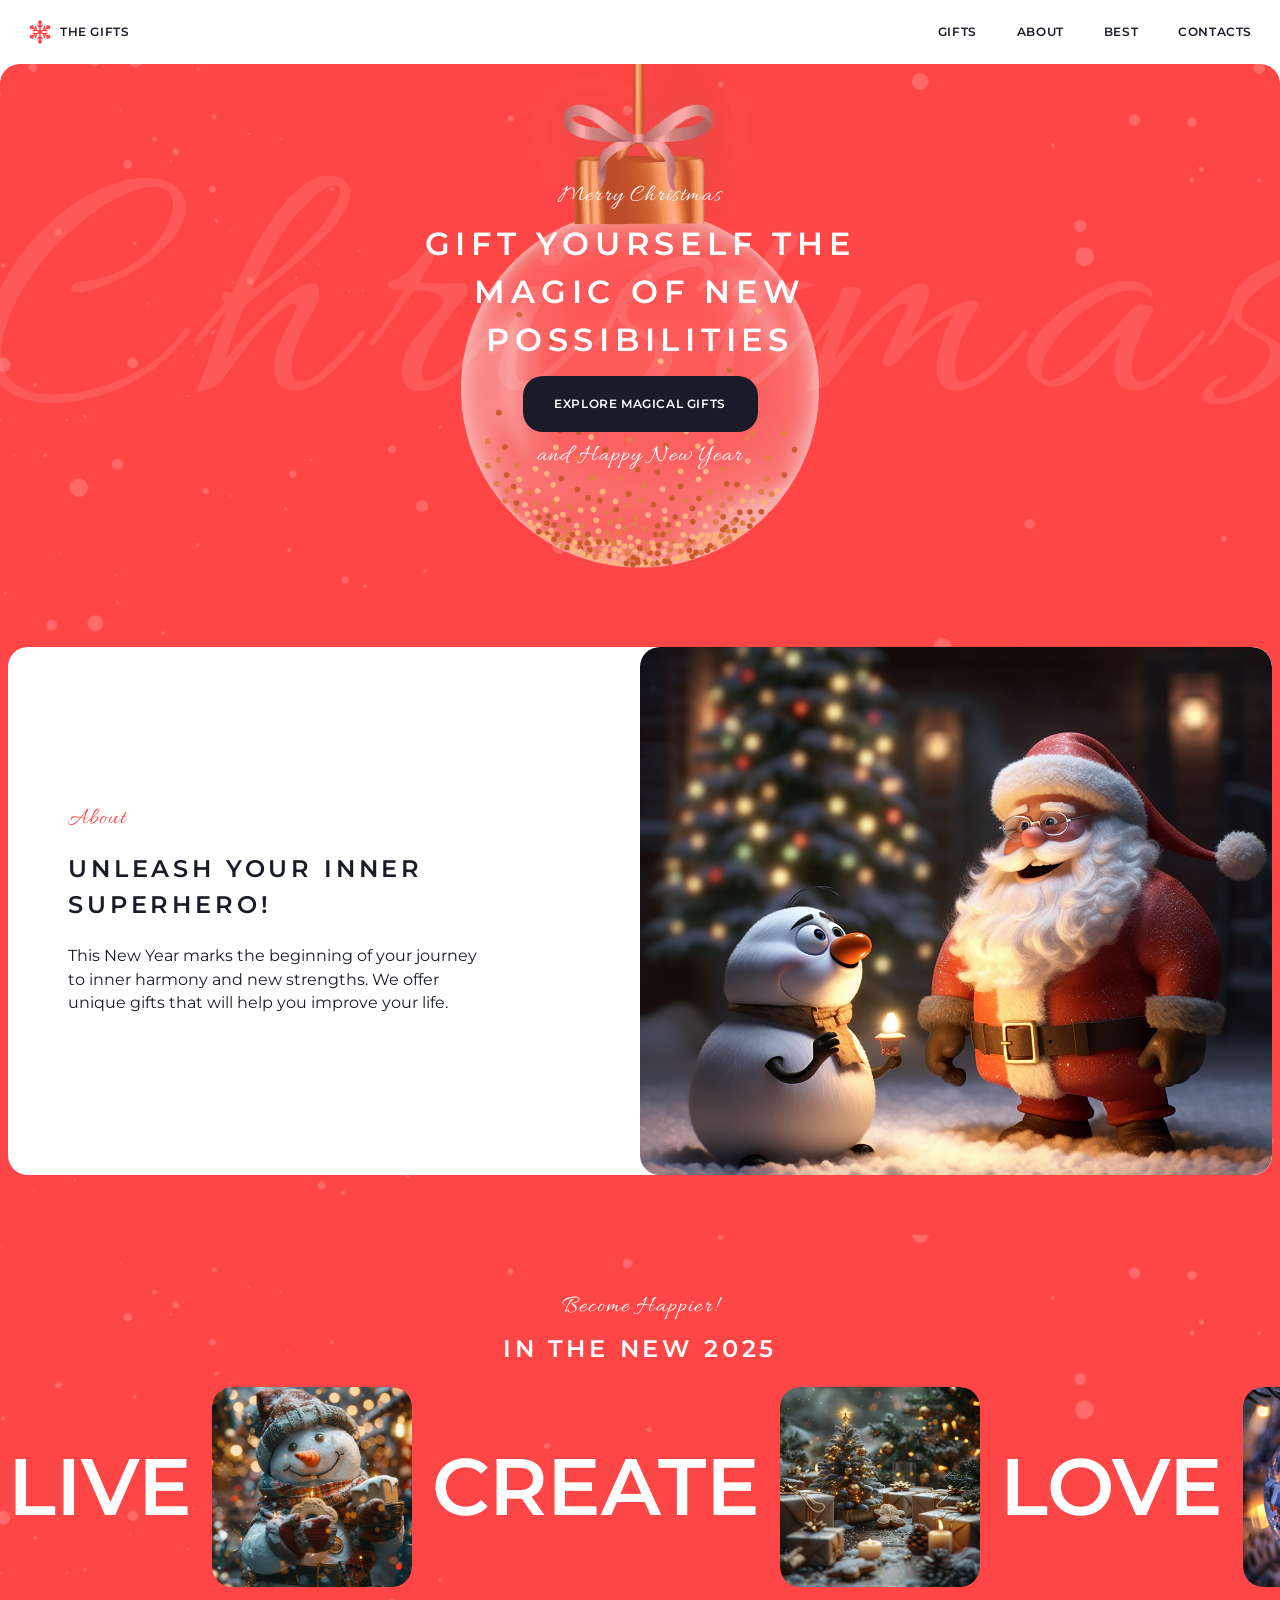
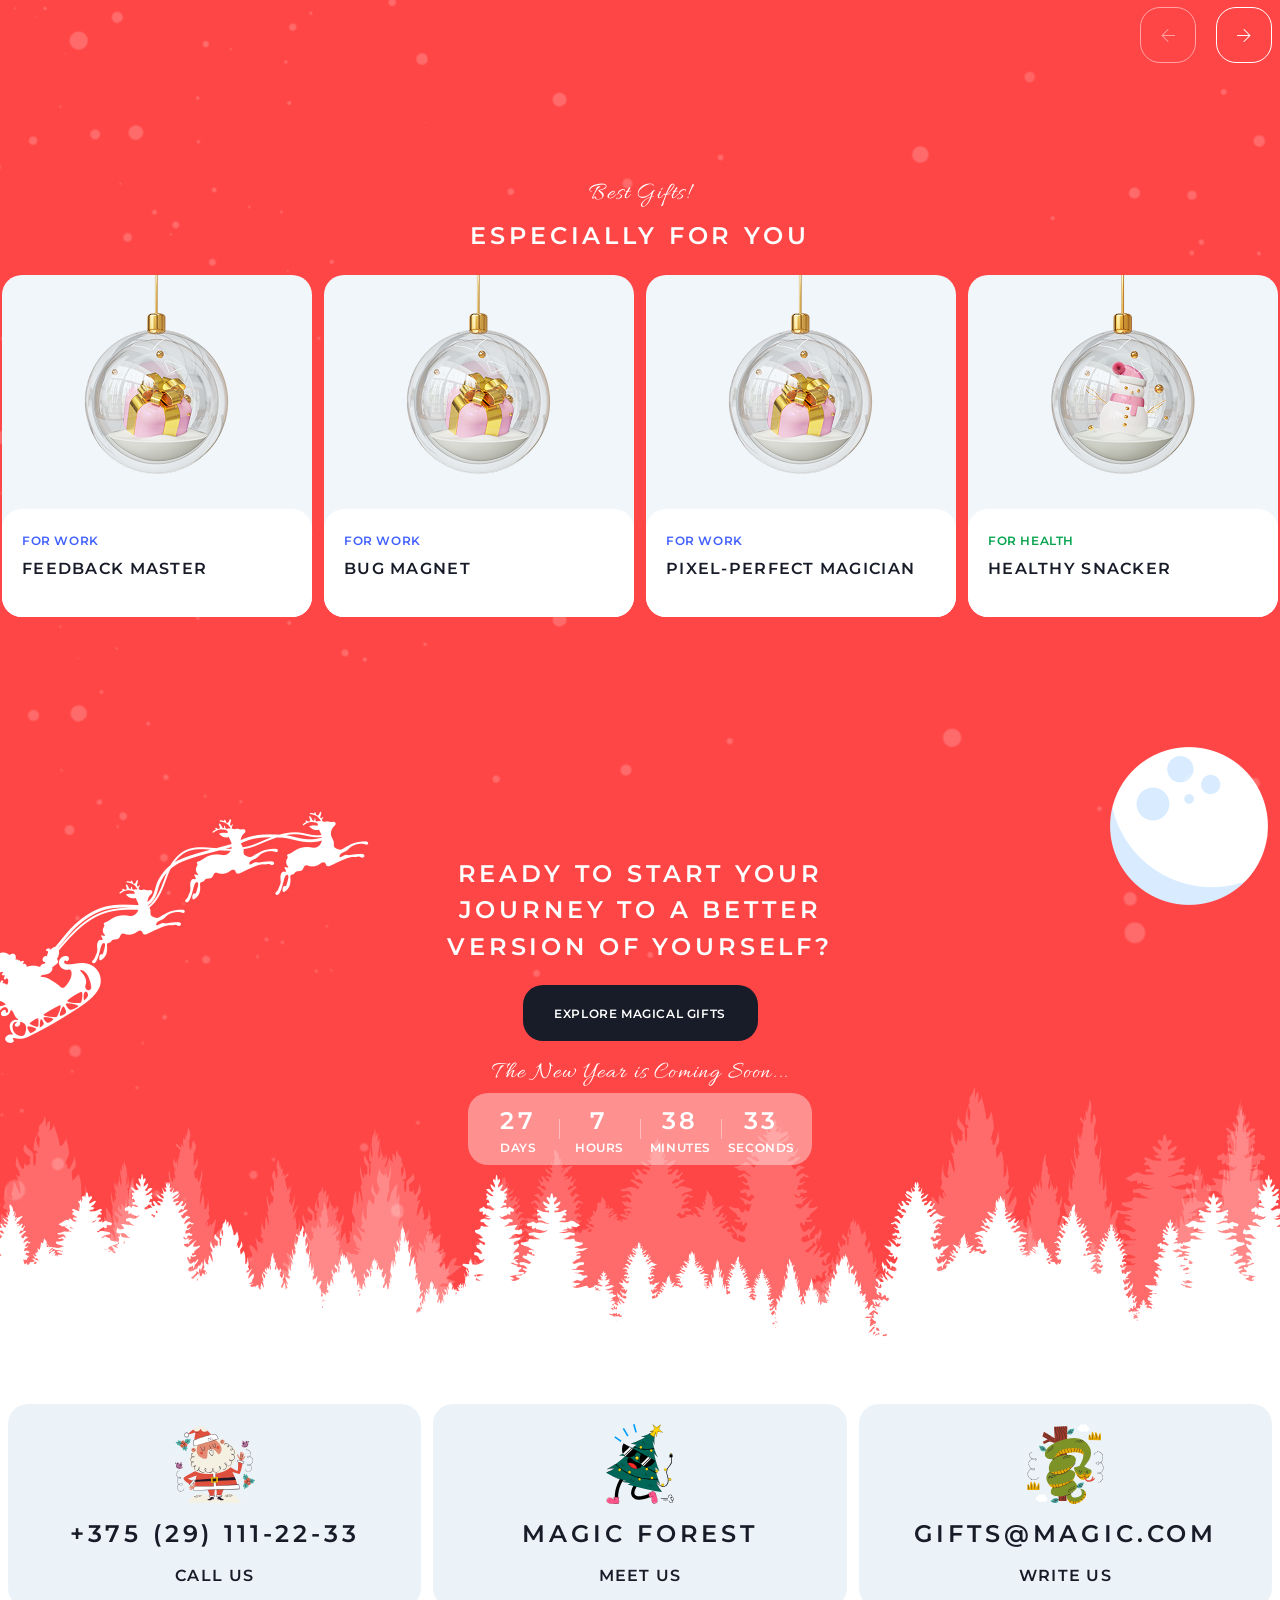
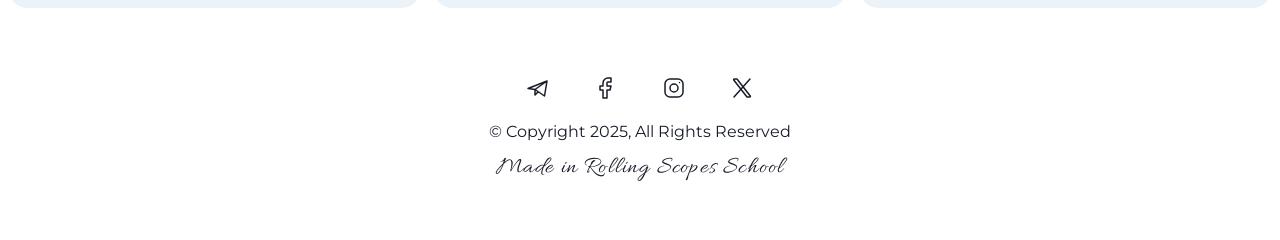
<file: christmas-shop/index.html>
<!doctype html>
<html lang="en">
  <head>
    <meta charset="UTF-8">
    <meta name="viewport" content="width=device-width, initial-scale=1.0">
    <title>Christmas Shop - Home</title>

    <link rel="preconnect" href="https://fonts.googleapis.com">
    <link rel="preconnect" href="https://fonts.gstatic.com" crossorigin>
    <link
      href="https://fonts.googleapis.com/css2?family=Allura&display=swap"
      rel="stylesheet"
    >
    <link
      href="https://fonts.googleapis.com/css2?family=Montserrat:wght@400;600&display=swap"
      rel="stylesheet"
    >
    <link rel="icon" href="./assets/img/snowflake.svg" type="image/svg+xml">
    <link rel="stylesheet" href="css/style.css">
  </head>

  <body>
    <header class="header">
      <div class="container">
        <div class="header__wrapper">
          <a href="./index.html" class="logo" aria-label="Go to Home page">
            <img
              src="./assets/img/snowflake.svg"
              alt="Logo"
              class="logo__img"
            >
            <span class="logo__text">THE GIFTS</span>
          </a>

          <nav class="nav">
            <ul class="nav__list">
              <li class="nav__item">
                <a href="./gifts.html" class="nav__link">GIFTS</a>
              </li>
              <li class="nav__item">
                <a href="#about" class="nav__link">ABOUT</a>
              </li>
              <li class="nav__item">
                <a href="#best" class="nav__link">BEST</a>
              </li>
              <li class="nav__item">
                <a href="#contacts" class="nav__link">CONTACTS</a>
              </li>
            </ul>
          </nav>

          <button class="burger" id="burger" aria-label="Open menu">
            <span class="burger__line"></span>
            <span class="burger__line"></span>
          </button>
        </div>
      </div>
    </header>

    <!-- MAIN PAGE -->
    <!-- Section Hero -->
    <section class="hero">
      <div class="hero__ball-bg">
        <img src="./assets/img/bg-ball.png" alt="Christmas ball background">
      </div>
      <div class="hero__container">
        <p class="hero__cursive">Merry Christmas</p>
        <h1 class="hero__title">
          Gift yourself the magic of new possibilities
        </h1>
        <a href="./gifts.html" class="hero__button">Explore Magical Gifts</a>
        <p class="hero__cursive">and Happy New Year</p>
      </div>
    </section>

    <!-- Section About -->
    <section id="about" class="about">
      <div class="container about__container">
        <div class="about__card">
          <div class="about__content">
            <p class="about__label">About</p>
            <h2 class="about__title">Unleash your inner superhero!</h2>
            <p class="about__text">
              This New Year marks the beginning of your journey to inner harmony
              and new strengths. We offer unique gifts that will help you
              improve your life.
            </p>
          </div>
          <div class="about__media" aria-hidden="true">
            <img
              class="about__image"
              src="./assets/img/santa.svg"
              alt="Santa"
            >
          </div>
        </div>
      </div>
    </section>

    <!-- Section Slider -->
    <section class="slider">
      <div class="container">
        <div class="slider__header">
          <p class="slider__label">Become Happier!</p>
          <h2 class="slider__title">IN THE NEW 2025</h2>
        </div>
      </div>

      <div class="slider__track-container">
        <div class="slider__track" id="slider-track">
          <span class="slider__word">Live</span>
          <img
            src="./assets/img/image-container/snowman.svg"
            alt="Snowman"
            class="slider__img"
          >
          <span class="slider__word">Create</span>
          <img
            src="./assets/img/image-container/gifts.svg"
            alt="Gifts"
            class="slider__img"
          >
          <span class="slider__word">Love</span>
          <img
            src="./assets/img/image-container/ball.svg"
            alt="Ball"
            class="slider__img"
          >
          <span class="slider__word">Dream</span>
          <img
            src="./assets/img/image-container/castle.svg"
            alt="Castle"
            class="slider__img"
          >
        </div>
      </div>

      <div class="container">
        <div class="slider__controls">
          <button
            class="slider__btn slider__btn--prev"
            id="btn-prev"
            aria-label="Rearward"
            disabled
          >
            <img
              src="./assets/img/image-container/vector-left.png"
              alt="Left"
            >
          </button>
          <button
            class="slider__btn slider__btn--next"
            id="btn-next"
            aria-label="Forward"
          >
            <img
              src="./assets/img/image-container/vector-right.png"
              alt="Right"
            >
          </button>
        </div>
      </div>
    </section>

    <!-- Gifts Section -->
    <section class="gifts-section" id="best">
      <div class="container">
        <div class="gifts__header">
          <p class="gifts__label">Best Gifts!</p>
          <h2 class="gifts__title">ESPECIALLY FOR YOU</h2>
        </div>

        <div class="gifts__grid" id="best-gifts-container"></div>
      </div>
    </section>

    <!-- Section CTA -->
    <section class="cta-section">
      <div class="cta__container">
        <div class="cta__content">
          <h2 class="cta__title">
            Ready to start your journey to a better version of yourself?
          </h2>
          <a href="./gifts.html" class="cta__button">Explore Magical Gifts</a>
          <p class="cta__cursive">The New Year is Coming Soon...</p>

          <div class="cta__timer">
            <div class="cta__timer-item">
              <span class="cta__timer-value" id="days">0</span>
              <span class="cta__timer-text">Days</span>
            </div>

            <div class="cta__timer-divider"></div>
            <div class="cta__timer-item">
              <span class="cta__timer-value" id="hours">0</span>
              <span class="cta__timer-text">Hours</span>
            </div>

            <div class="cta__timer-divider"></div>
            <div class="cta__timer-item">
              <span class="cta__timer-value" id="minutes">0</span>
              <span class="cta__timer-text">Minutes</span>
            </div>

            <div class="cta__timer-divider"></div>
            <div class="cta__timer-item">
              <span class="cta__timer-value" id="seconds">0</span>
              <span class="cta__timer-text">Seconds</span>
            </div>
          </div>
        </div>
      </div>
    </section>

    <!-- Section Footer -->
    <footer class="footer">
      <div class="container" id="contacts">
        <div class="footer__cards">
          <a class="footer-card" href="tel:+375291112233" aria-label="Call us">
            <img
              src="./assets/img/santa-claus.svg"
              alt="Santa"
              class="footer-card__img"
            >
            <h3 class="footer-card__title">+375 (29) 111-22-33</h3>
            <p class="footer-card__desc">CALL US</p>
          </a>

          <a
            class="footer-card"
            href="https://www.google.com/maps"
            target="_blank"
            rel="noreferrer"
            aria-label="Open location in Google Maps"
          >
            <img
              src="./assets/img/christmas-tree.svg"
              alt="Tree"
              class="footer-card__img"
            >
            <h3 class="footer-card__title">MAGIC FOREST</h3>
            <p class="footer-card__desc">MEET US</p>
          </a>

          <a
            class="footer-card"
            href="mailto:gifts@magic.com"
            aria-label="Write us an email"
          >
            <img
              src="./assets/img/snake.svg"
              alt="Snake"
              class="footer-card__img"
            >
            <h3 class="footer-card__title">GIFTS@MAGIC.COM</h3>
            <p class="footer-card__desc">WRITE US</p>
          </a>
        </div>

        <div class="footer__socials">
          <a href="#"><img src="./assets/img/telegram.svg" alt="TG"></a>
          <a href="#"><img src="./assets/img/facebook.svg" alt="FB"></a>
          <a href="#"><img src="./assets/img/instagram.svg" alt="Insta"></a>
          <a href="#"><img src="./assets/img/X.svg" alt="X"></a>
        </div>

        <div class="footer__info">
          <p>© Copyright 2025, All Rights Reserved</p>
          <a
            class="footer__made"
            href="https://rs.school/"
            target="_blank"
            rel="noreferrer"
            >Made in Rolling Scopes School</a
          >
        </div>
      </div>
    </footer>

    <!-- Modal Window -->
    <div id="modal-overlay" class="modal-overlay">
      <div class="modal-content">
        <button id="modal-close" class="modal-close">
          <svg
            width="24"
            height="24"
            viewBox="0 0 24 24"
            fill="none"
            xmlns="http://www.w3.org/2000/svg"
          >
            <path
              d="M18 6L6 18M6 6L18 18"
              stroke="#181C29"
              stroke-width="2"
              stroke-linecap="round"
              stroke-linejoin="round"
            />
          </svg>
        </button>
        <div class="modal-body" id="modal-body"></div>
      </div>
    </div>

    <script src="js/script.js"></script>
  </body>
</html>
</file>
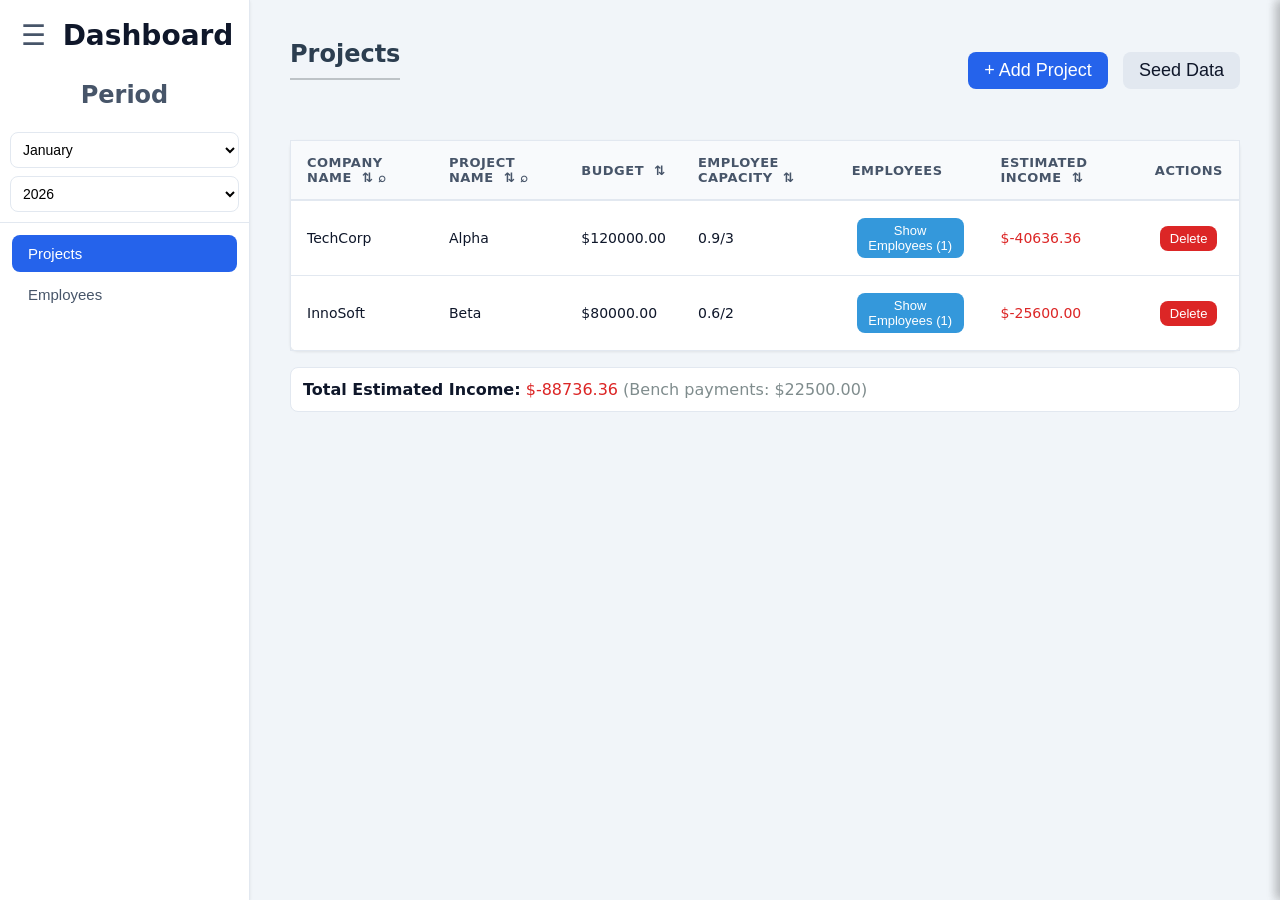
<file: employee-project-dashboard/index.html>
<!DOCTYPE html>
<html lang="en">
<head>
  <meta charset="UTF-8">
  <meta name="viewport" content="width=device-width, initial-scale=1.0">
  <title>Employee & Project Dashboard</title>
  <link rel="stylesheet" href="style.css">
</head>
<body>

  <button id="openSidebarBtn" class="icon-btn open-btn hidden"><span class="arrow-icon">→</span></button>

  <!-- Sidebar -->
  <aside id="sidebar" class="sidebar open">
    <div class="sidebar-header">
      <button id="toggleSidebar" class="icon-btn">☰</button>
      <h2>Dashboard</h2>
    </div>
    <div class="sidebar-controls">
      <h3>Period</h3>
      <select id="monthSelect" class="month-select">
        <option value="0">January</option>
        <option value="1">February</option>
        <option value="2">March</option>
        <option value="3">April</option>
        <option value="4">May</option>
        <option value="5">June</option>
        <option value="6">July</option>
        <option value="7">August</option>
        <option value="8">September</option>
        <option value="9">October</option>
        <option value="10">November</option>
        <option value="11">December</option>
      </select>
      <select id="yearSelect" class="year-select">
        <option value="2025">2025</option>
        <option value="2026" selected>2026</option>
        <option value="2027">2027</option>
      </select>
    </div>
    <nav class="sidebar-nav">
      <button class="nav-item active" data-tab="projects">Projects</button>
      <button class="nav-item" data-tab="employees">Employees</button>
    </nav>
  </aside>

  <!-- MAIN CONTENT -->
  <main id="mainContent">
    <!-- Projects View -->
    <section id="projectsView" class="view active">
      <div class="view-header">
        <h1>Projects</h1>
        <div>
          <button id="addProjectBtn" class="btn primary">+ Add Project</button>
          <button id="seedDataBtn2" class="btn secondary" style="margin-left: 10px;">Seed Data</button>
        </div>
      </div>
      <div id="filterChipsProjects" class="filter-chips"></div>
        <table id="projectsTable">
        <thead>
            <tr>
            <th>Company Name <span class="sort-icon" data-field="company">⇅</span><span class="filter-icon" data-field="company">⌕</span></th>
            <th>Project Name <span class="sort-icon" data-field="name">⇅</span><span class="filter-icon" data-field="name">⌕</span></th>
            <th>Budget <span class="sort-icon" data-field="budget">⇅</span></th>
            <th>Employee Capacity <span class="sort-icon" data-field="capacity">⇅</span></th>
            <th>Employees</th>
            <th>Estimated Income <span class="sort-icon" data-field="forecastRevenue">⇅</span></th>
            <th>Actions</th>
            </tr>
        </thead>
            <tbody id="projectsTableBody"></tbody>
        </table>
      <div id="projectsTotalIncome" class="total-income-info"></div>
    </section>

    <!-- Employees View -->
    <section id="employeesView" class="view">
      <div class="view-header">
        <h1>Employees</h1>
        <button id="addEmployeeBtn" class="btn primary">+ Add Employee</button>
      </div>
      <div id="filterChipsEmployees" class="filter-chips"></div>
      <table id="employeesTable">
        <thead>
          <tr>
            <th>Name <span class="sort-icon" data-field="firstName">⇅</span><span class="filter-icon" data-field="firstName">⌕</span></th>
            <th>Surname <span class="sort-icon" data-field="lastName">⇅</span><span class="filter-icon" data-field="lastName">⌕</span></th>
            <th>Age <span class="sort-icon" data-field="age">⇅</span></th>
            <th>Position <span class="sort-icon" data-field="position">⇅</span><span class="filter-icon" data-field="position">⌕</span></th>
            <th>Salary <span class="sort-icon" data-field="salary">⇅</span></th>
            <th>Estimated Payment <span class="sort-icon" data-field="expectedPay">⇅</span></th>
            <th>Project</th>
            <th>Projcted Income <span class="sort-icon" data-field="forecastRevenue">⇅</span></th>
            <th>Actions</th>
          </tr>
        </thead>
        <tbody id="employeesTableBody"></tbody>
      </table>
    </section>
  </main>

  <!-- Sliding panels for forms -->
<div id="addEmployeePanel" class="side-panel-right">
  <h2>Add New Employee</h2>
  <form id="addEmployeeForm">
    <div class="form-group">
      <label for="empName">Name *</label>
      <input type="text" id="empName" required minlength="3" pattern="[A-Za-z]+" placeholder="Enter first name">
      <span class="error-message" id="nameError"></span>
    </div>
    <div class="form-group">
      <label for="empSurname">Surname *</label>
      <input type="text" id="empSurname" required minlength="3" pattern="[A-Za-z]+" placeholder="Enter last name">
      <span class="error-message" id="surnameError"></span>
    </div>
    <div class="form-group">
      <label for="empDob">Date of Birth *</label>
      <input type="date" id="empDob" required>
      <span class="error-message" id="dobError"></span>
    </div>
    <div class="form-group">
      <label for="empPosition">Position *</label>
      <select id="empPosition" required>
        <option value="">Select position</option>
        <option value="Junior">Junior</option>
        <option value="Middle">Middle</option>
        <option value="Senior">Senior</option>
        <option value="Lead">Lead</option>
        <option value="Architect">Architect</option>
        <option value="Business Manager">Business Manager</option>
      </select>
      <span class="error-message" id="positionError"></span>
    </div>
    <div class="form-group">
      <label for="empSalary">Salary *</label>
      <input type="number" id="empSalary" required min="0.01" step="0.01" placeholder="0.00">
      <span class="error-message" id="salaryError"></span>
    </div>
    <div class="form-buttons">
      <button type="button" class="btn primary" id="saveEmployeeBtn" disabled>Add</button>
      <button type="button" class="btn secondary" id="cancelEmployeeBtn">Cancel</button>
    </div>
  </form>
</div>

<div id="addProjectPanel" class="side-panel-right">
  <h2>Add New Project</h2>
  <form id="addProjectForm">
    <div class="form-group">
      <label for="projCompany">Company *</label>
      <input type="text" id="projCompany" required minlength="2" placeholder="Enter company name">
      <span class="error-message" id="companyError"></span>
    </div>
    <div class="form-group">
      <label for="projName">Project Name *</label>
      <input type="text" id="projName" required minlength="3" placeholder="Enter project name">
      <span class="error-message" id="projectNameError"></span>
    </div>
    <div class="form-group">
      <label for="projBudget">Budget *</label>
      <input type="number" id="projBudget" required min="0.01" step="0.01" placeholder="0.00">
      <span class="error-message" id="budgetError"></span>
    </div>
    <div class="form-group">
      <label for="projCapacity">Employee Capacity *</label>
      <input type="number" id="projCapacity" required min="1" step="1" placeholder="1">
      <span class="error-message" id="capacityError"></span>
    </div>
    <div class="form-buttons">
      <button type="button" class="btn primary" id="saveProjectBtn" disabled>Add</button>
      <button type="button" class="btn secondary" id="cancelProjectBtn">Cancel</button>
    </div>
  </form>
</div>

  <!-- Modal container -->
  <div id="modalContainer"></div>

  <script src="main.js"></script>
</body>
</html>
</file>
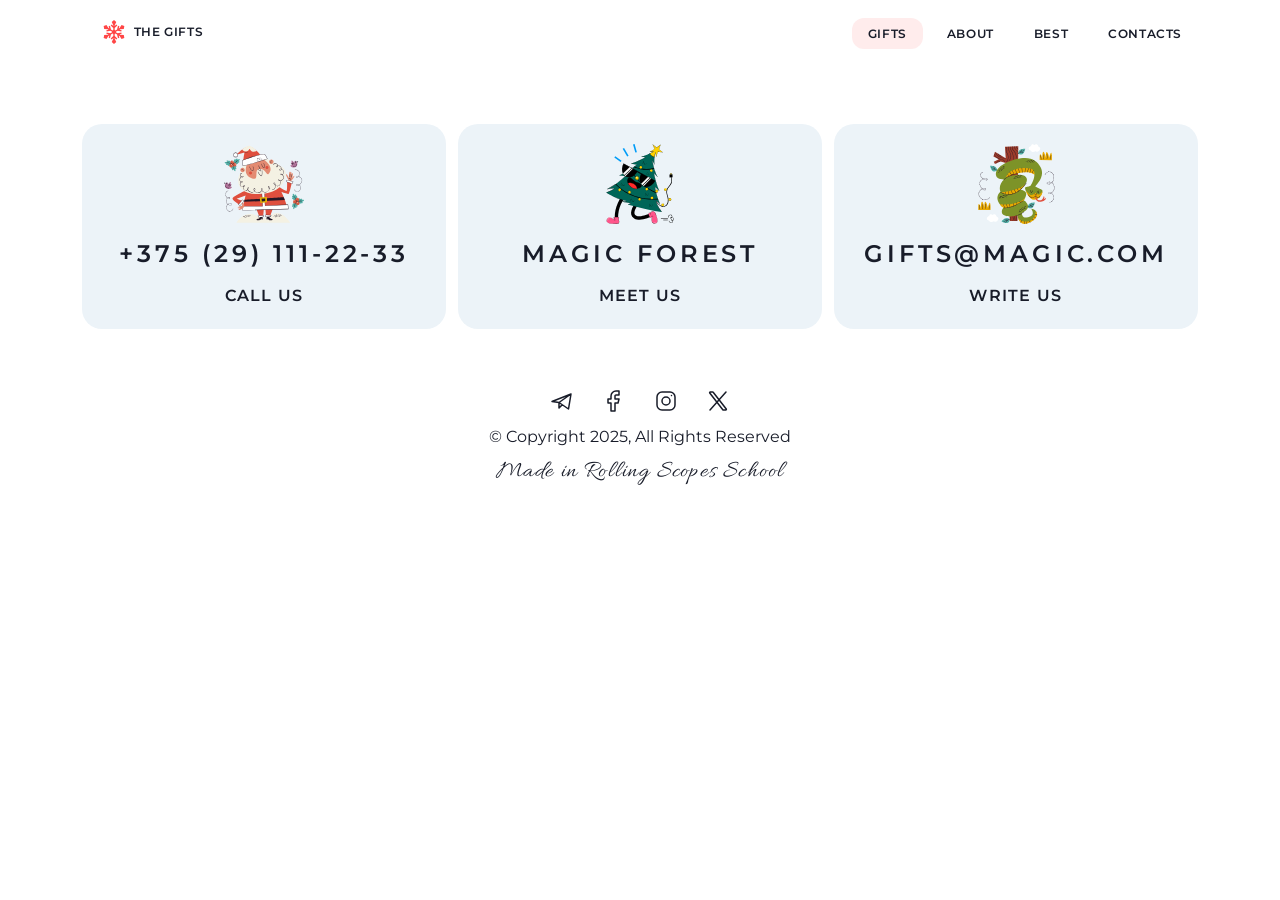
<file: gifts/index.html>
<!DOCTYPE html>
<html lang="en">
<head>
  <meta charset="UTF-8">
  <meta name="viewport" content="width=device-width, initial-scale=1.0">
  <title>Christmas Shop - Gifts</title>
  <link rel="preconnect" href="https://fonts.googleapis.com">
  <link rel="preconnect" href="https://fonts.gstatic.com" crossorigin>
  <link href="https://fonts.googleapis.com/css2?family=Allura&display=swap" rel="stylesheet">
  <link href="https://fonts.googleapis.com/css2?family=Montserrat:wght@400;600&display=swap" rel="stylesheet">
  <link rel="icon" href="../assets/img/snowflake.svg" type="image/svg+xml">
  <link rel="stylesheet" href="../css/style.css">
</head>
<body>
  <header class="header">
    <div class="container">
      <div class="header__wrapper">
        <a href="../index.html" class="logo" aria-label="Go to Home page">
          <img src="../assets/img/snowflake.svg" alt="Logo" class="logo__img">
          <span class="logo__text">THE GIFTS</span>
        </a>

        <nav class="nav">
          <ul class="nav__list">
            <li class="nav__item"><span class="nav__link nav__link--inactive" aria-current="page">GIFTS</span></li>
            <li class="nav__item"><a href="../index.html#about" class="nav__link">ABOUT</a></li>
            <li class="nav__item"><a href="../index.html#best" class="nav__link">BEST</a></li>
            <li class="nav__item"><a href="#contacts" class="nav__link">CONTACTS</a></li>
          </ul>
        </nav>
      </div>
    </div>
  </header>

  <main>
    <section class="section section--placeholder" aria-label="Gifts section"></section>
  </main>

  <footer class="footer">
    <div class="container" id="contacts">
      <div class="footer__cards">
        <a class="footer-card" href="tel:+375291112233" aria-label="Call us">
          <img src="../assets/img/santa-claus.svg" alt="Santa" class="footer-card__img">
          <h3 class="footer-card__title">+375 (29) 111-22-33</h3>
          <p class="footer-card__desc">CALL US</p>
        </a>

        <a class="footer-card" href="https://www.google.com/maps" target="_blank" rel="noreferrer" aria-label="Open location in Google Maps">
          <img src="../assets/img/christmas-tree.svg" alt="Tree" class="footer-card__img">
          <h3 class="footer-card__title">MAGIC FOREST</h3>
          <p class="footer-card__desc">MEET US</p>
        </a>

        <a class="footer-card" href="mailto:gifts@magic.com" aria-label="Write us an email">
          <img src="../assets/img/snake.svg" alt="Snake" class="footer-card__img">
          <h3 class="footer-card__title">GIFTS@MAGIC.COM</h3>
          <p class="footer-card__desc">WRITE US</p>
        </a>
      </div>

      <div class="footer__socials">
        <a href="#"><img src="../assets/img/telegram.svg" alt="TG"></a>
        <a href="#"><img src="../assets/img/facebook.svg" alt="FB"></a>
        <a href="#"><img src="../assets/img/instagram.svg" alt="Insta"></a>
        <a href="#"><img src="../assets/img/X.svg" alt="X"></a>
      </div>

      <div class="footer__info">
        <p>© Copyright 2025, All Rights Reserved</p>
        <a class="footer__made" href="https://rs.school/" target="_blank" rel="noreferrer">Made in Rolling Scopes School</a>
      </div>
    </div>
  </footer>
</body>
</html>
</file>
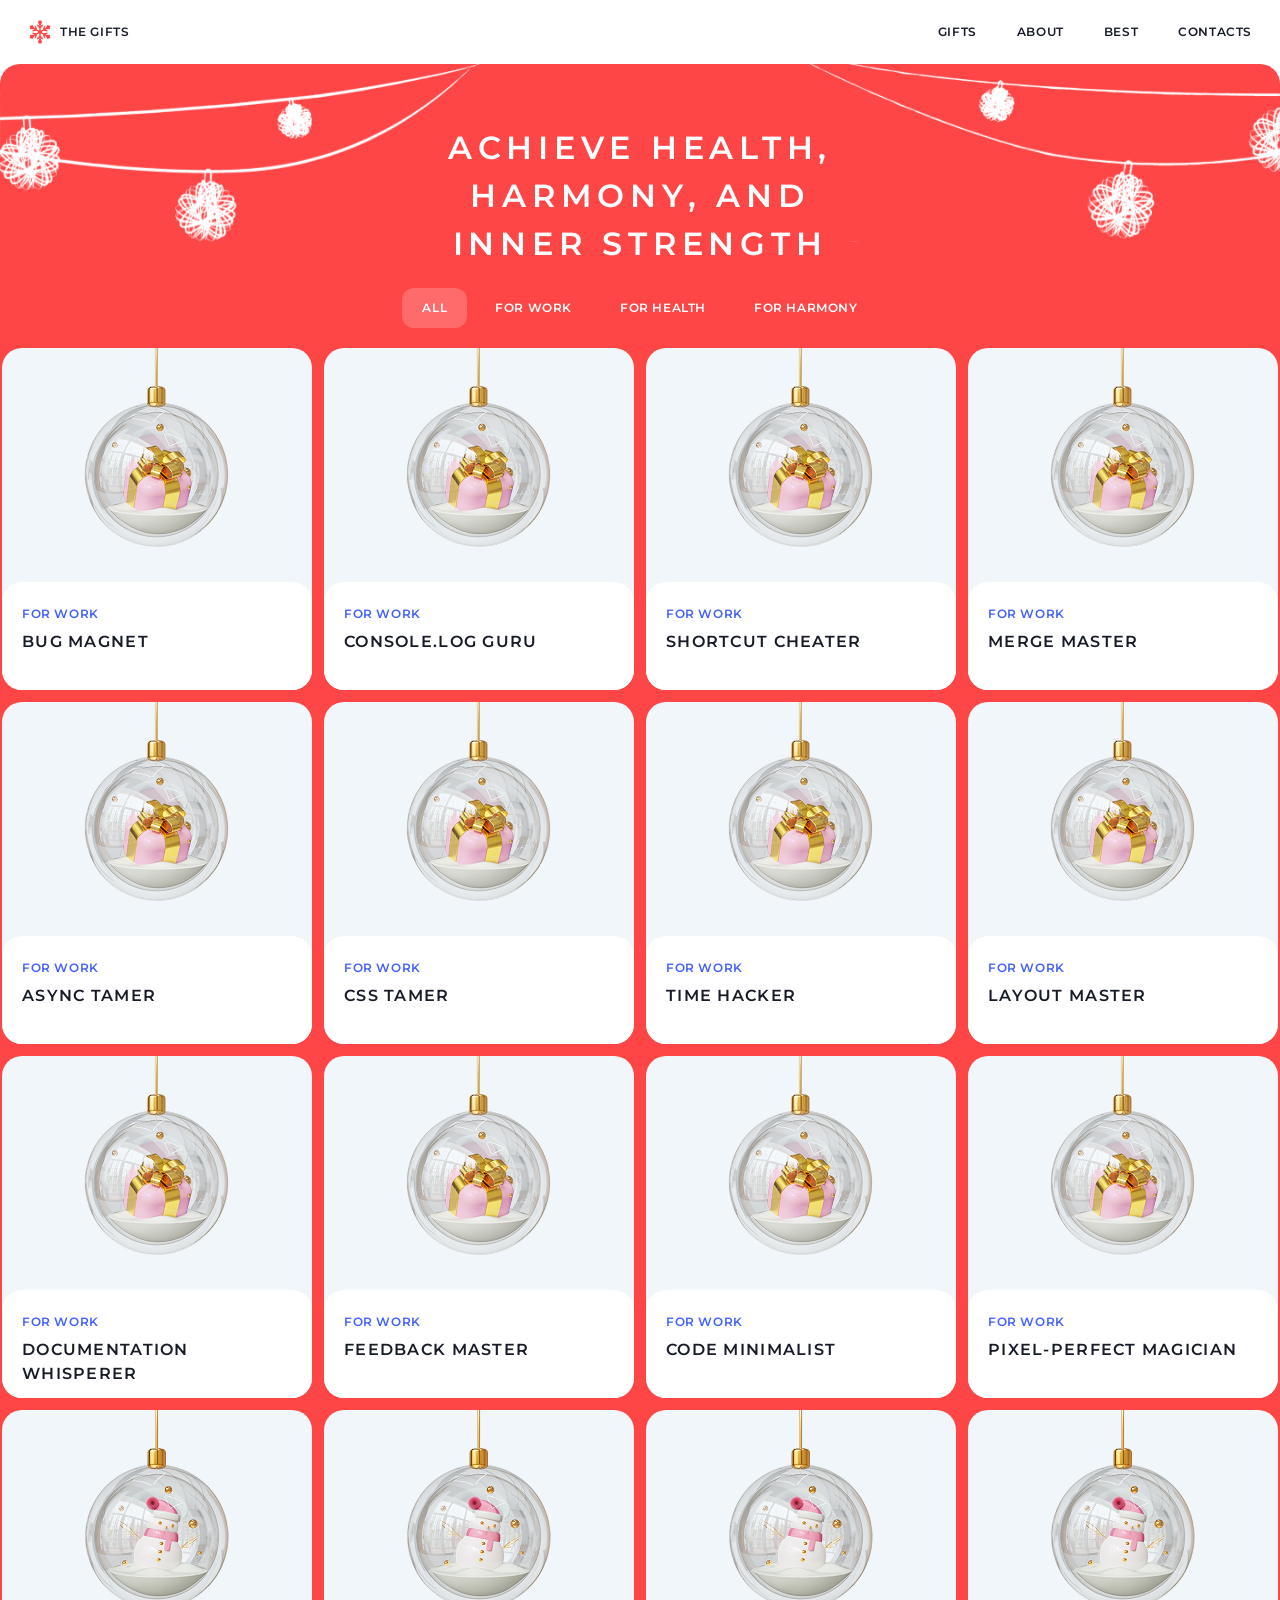
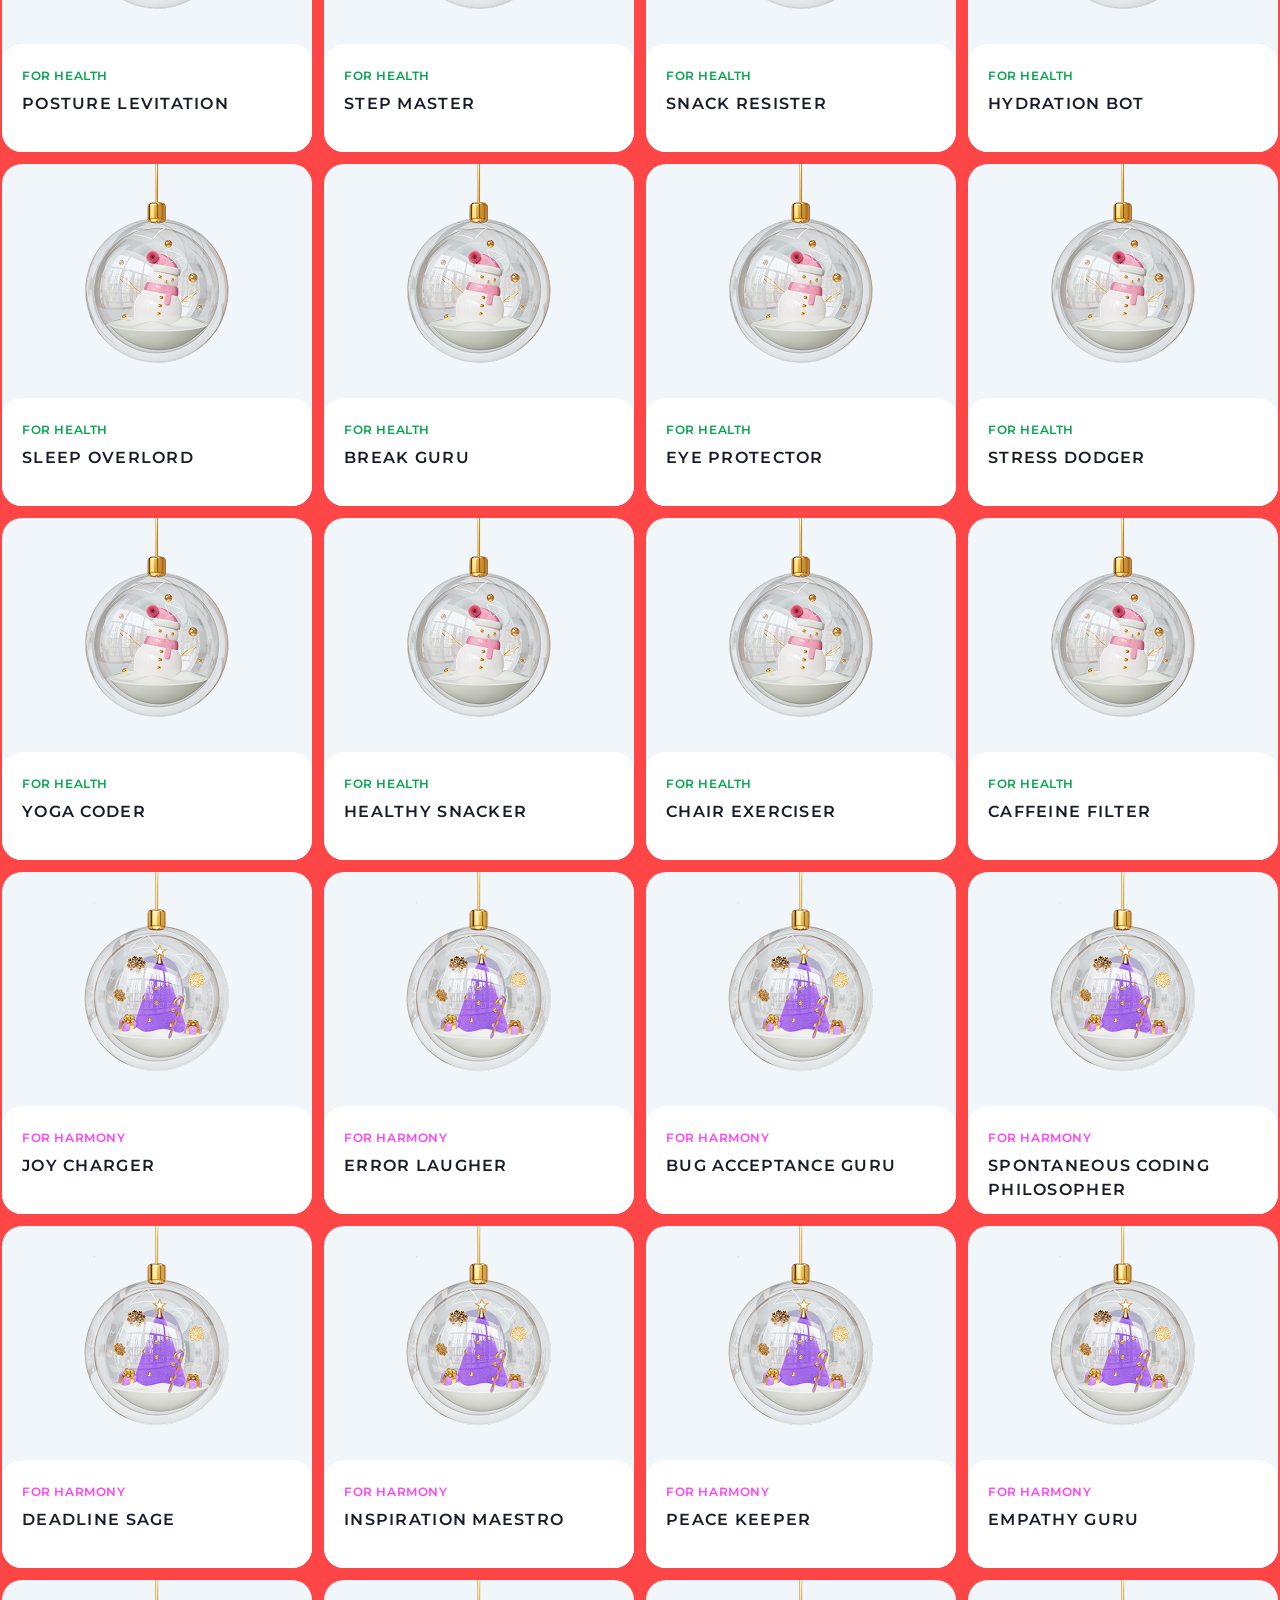
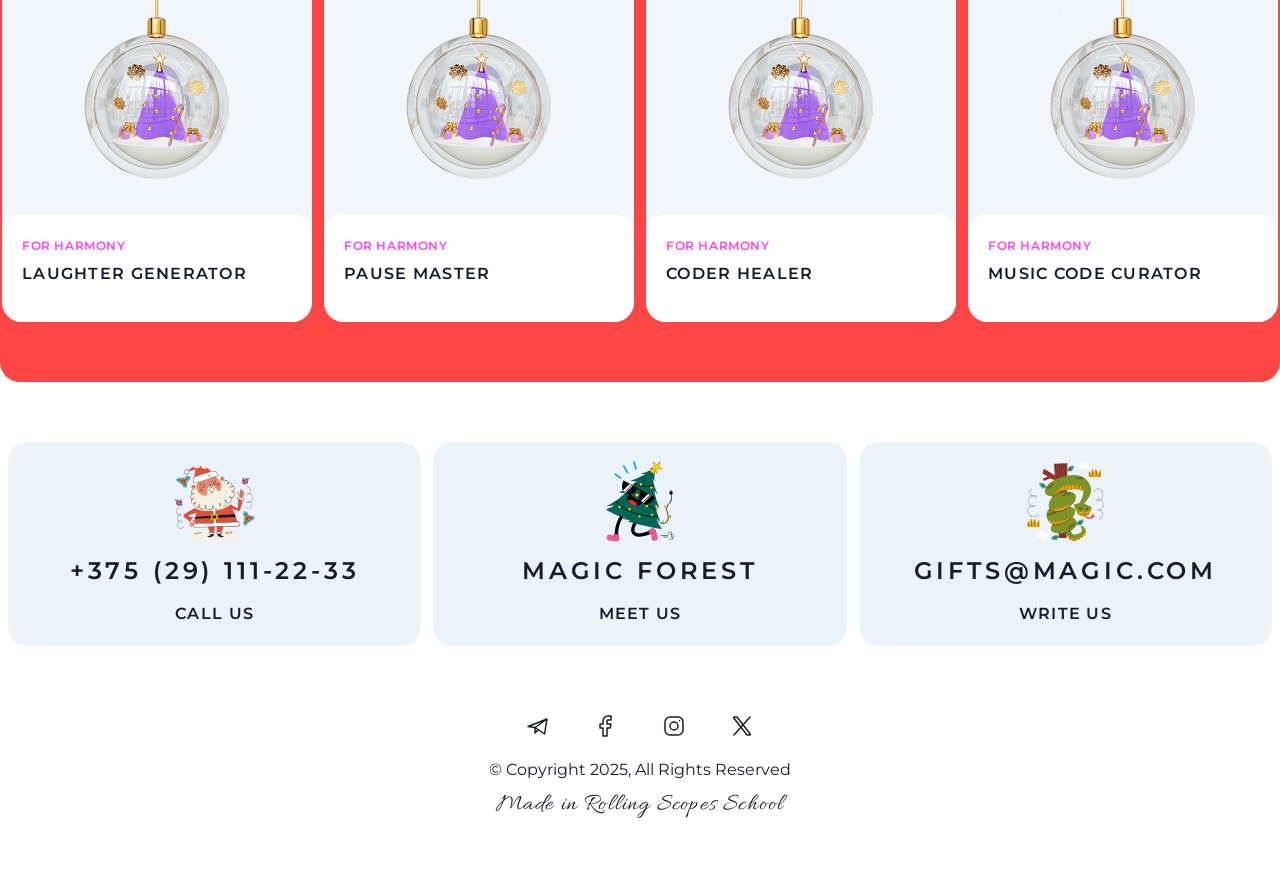
<file: christmas-shop/gifts.html>
<!doctype html>
<html lang="en">
  <head>
    <meta charset="UTF-8">
    <meta name="viewport" content="width=device-width, initial-scale=1.0">
    <title>Christmas Shop - Home</title>

    <link rel="preconnect" href="https://fonts.googleapis.com">
    <link rel="preconnect" href="https://fonts.gstatic.com" crossorigin>
    <link
      href="https://fonts.googleapis.com/css2?family=Allura&display=swap"
      rel="stylesheet"
    >
    <link
      href="https://fonts.googleapis.com/css2?family=Montserrat:wght@400;600&display=swap"
      rel="stylesheet"
    >
    <link rel="icon" href="./assets/img/snowflake.svg" type="image/svg+xml">
    <link rel="stylesheet" href="css/style.css">
  </head>

  <body>
    <header class="header">
      <div class="container">
        <div class="header__wrapper">
          <a href="./index.html" class="logo" aria-label="Go to Home page">
            <img
              src="./assets/img/snowflake.svg"
              alt="Logo"
              class="logo__img"
            >
            <span class="logo__text">THE GIFTS</span>
          </a>

          <nav class="nav">
            <ul class="nav__list">
              <li class="nav__item">
                <a href="./gifts.html" class="nav__link">GIFTS</a>
              </li>
              <li class="nav__item">
                <a href="index.html#about" class="nav__link">ABOUT</a>
              </li>
              <li class="nav__item">
                <a href="index.html#best" class="nav__link">BEST</a>
              </li>
              <li class="nav__item">
                <a href="#contacts" class="nav__link">CONTACTS</a>
              </li>
            </ul>
          </nav>

          <button class="burger" id="burger" aria-label="Open menu">
            <span class="burger__line"></span>
            <span class="burger__line"></span>
          </button>
        </div>
      </div>
    </header>

    <main class="gifts-page">
      <div class="container">
        <div class="gifts-hero">
          <h1 class="gifts-hero__title">
            Achieve health, <br>
            harmony, and <br>
            inner strength
          </h1>

          <div class="gifts-tabs">
            <button class="tabs__btn tabs__btn--active">All</button>
            <button class="tabs__btn">For Work</button>
            <button class="tabs__btn">For Health</button>
            <button class="tabs__btn">For Harmony</button>
          </div>
        </div>

        <div class="gifts-grid" id="gifts-container"></div>
      </div>
    </main>

    <footer class="footer">
      <div class="container" id="contacts">
        <div class="footer__cards">
          <a class="footer-card" href="tel:+375291112233" aria-label="Call us">
            <img
              src="./assets/img/santa-claus.svg"
              alt="Santa"
              class="footer-card__img"
            >
            <h2 class="footer-card__title">+375 (29) 111-22-33</h2>
            <p class="footer-card__desc">CALL US</p>
          </a>

          <a
            class="footer-card"
            href="https://www.google.com/maps"
            target="_blank"
            rel="noreferrer"
            aria-label="Open location in Google Maps"
          >
            <img
              src="./assets/img/christmas-tree.svg"
              alt="Tree"
              class="footer-card__img"
            >
            <h2 class="footer-card__title">MAGIC FOREST</h2>
            <p class="footer-card__desc">MEET US</p>
          </a>

          <a
            class="footer-card"
            href="mailto:gifts@magic.com"
            aria-label="Write us an email"
          >
            <img
              src="./assets/img/snake.svg"
              alt="Snake"
              class="footer-card__img"
            >
            <h2 class="footer-card__title">GIFTS@MAGIC.COM</h2>
            <p class="footer-card__desc">WRITE US</p>
          </a>
        </div>

        <div class="footer__socials">
          <a href="#"><img src="./assets/img/telegram.svg" alt="TG"></a>
          <a href="#"><img src="./assets/img/facebook.svg" alt="FB"></a>
          <a href="#"><img src="./assets/img/instagram.svg" alt="Insta"></a>
          <a href="#"><img src="./assets/img/X.svg" alt="X"></a>
        </div>

        <div class="footer__info">
          <p>© Copyright 2025, All Rights Reserved</p>
          <a
            class="footer__made"
            href="https://rs.school/"
            target="_blank"
            rel="noreferrer"
            >Made in Rolling Scopes School</a
          >
        </div>
      </div>
    </footer>

    <!-- Modal Window -->
    <div id="modal-overlay" class="modal-overlay">
      <div class="modal-content">
        <button id="modal-close" class="modal-close">
          <svg
            width="24"
            height="24"
            viewBox="0 0 24 24"
            fill="none"
            xmlns="http://www.w3.org/2000/svg"
          >
            <path
              d="M18 6L6 18M6 6L18 18"
              stroke="#181C29"
              stroke-width="2"
              stroke-linecap="round"
              stroke-linejoin="round"
            />
          </svg>
        </button>
        <div class="modal-body" id="modal-body"></div>
      </div>
    </div>

    <!-- Button  back to top -->
    <button id="back-to-top" class="back-to-top">
      <img src="./assets/img/image-container/arrow-up.png" alt="Up">
    </button>

    <script src="js/script.js"></script>
  </body>
</html>
</file>
<file: christmas-shop/css/style.css>
* {
  margin: 0;
  padding: 0;
  box-sizing: border-box;
}

html, body {
    font-family: "Montserrat", sans-serif;
    color: #181c29;
    background: #ffffff;
    width: 100%;
    max-width: 100%;
    overflow-x: hidden;
    margin: 0;
    padding: 0;
}

html.no-scroll,
body.no-scroll {
  overflow: hidden !important;
  height: 100vh !important;
  position: fixed !important;
  width: 100% !important;
  touch-action: none;
}

img {
    max-width: 100%;
    height: auto;
}

/* MAIN PAGE */
.container {
  max-width: 1440px;
  width: 100%;
  margin: 0 auto;
}

.container--full {
  padding-left: 0;
  padding-right: 0;
}

.header {
  background: #ffffff;
  padding: 12px 0px;
  width: 100%;
}

.header .container {
  max-width: 1440px;
  width: 100%;
  margin: 0 auto;
  padding-left: 82px;
  padding-right: 82px;
  box-sizing: border-box;
}

@media (max-width: 1440px) {
  .header .container {
    padding-left: max(8px, calc((100% - 1276px) / 2));
    padding-right: max(8px, calc((100% - 1276px) / 2));
  }
}

.header__wrapper {
  display: flex;
  align-items: center;
  justify-content: space-between;
  width: 100%;
}

.logo {
  display: flex;
  align-items: center;
  text-decoration: none;
  color: inherit;
  transition: none;
  width: auto;
  min-width: 0;
  gap: 8px;
  padding: 8px 20px;
  border-radius: 12px;
  cursor: pointer;
  box-sizing: border-box;
}

.logo__img {
  width: 24px;
  height: 24px;
  flex-shrink: 0;
}

.logo__text {
  font-family: "Montserrat", sans-serif;
  font-size: 12px;
  line-height: 1.3;
  font-weight: 600;
  letter-spacing: 0.05em;
  text-transform: uppercase;
  color: inherit;
}

.nav__list {
  display: flex;
  list-style: none;
}

.nav__link {
  display: inline-block;
  text-decoration: none;
  color: #181c29;
  font-family: "Montserrat", sans-serif;
  font-size: 12px;
  line-height: 1.3;
  font-weight: 600;
  letter-spacing: 0.05em;
  padding: 12px 20px;
  border-radius: 12px;
  text-transform: uppercase;
  transition:
    color 0.3s ease,
    background-color 0.3s ease;
}

.nav__link:hover {
  background-color: rgba(255, 70, 70, 0.1);
  color: #ff4646;
}

.nav__link--active {
  background-color: rgba(255, 70, 70, 0.1);
  color: #ff4646;
}

.nav__link--inactive {
  background-color: transparent;
  cursor: default;
  pointer-events: none;
  color: #181c29;
}

.nav__link--inactive:hover {
  background-color: rgba(255, 70, 70, 0.1);
  color: #181c29;
}

/* Burger */
.burger {
  display: none;
  width: 40px;
  height: 40px;
  background: transparent;
  border: 1px solid transparent;
  cursor: pointer;
  flex-direction: column;
  justify-content: center;
  align-items: center;
  gap: 8px;
  padding: 0;
  position: relative;
  z-index: 10;
  border-radius: 8px;
}

.burger__line {
  display: block;
  width: 20px;
  height: 2px;
  background-color: #181c29;
  transition: transform 0.3s ease;
  transform-origin: center;
}

.burger.open .burger__line:nth-child(1) {
  transform: translateY(5px) rotate(45deg);
}

.burger.open .burger__line:nth-child(2) {
  transform: translateY(-5px) rotate(-45deg);
}

body.no-scroll {
  overflow: hidden;
}

/* Hero section */
.hero {
  background-color: #ff4646;
  background-image: url("../assets/img/bg-snow.png");
  background-repeat: no-repeat;
  background-size: 1440px auto;
  background-position: center;
  position: relative;
  border-radius: 20px 20px 0 0;
  height: 524px;
  width: 100%;
  max-width: 1440px;
  margin: 0 auto;
  display: flex;
  justify-content: center;
  align-items: flex-start;
}

.hero__ball-bg {
  position: absolute;
  top: 0;
  left: 50%;
  transform: translateX(-50%);
  width: 1440px;
  max-width: 1440px;
  height: 524px;
  max-height: 524px;
  z-index: 1;
  pointer-events: none;
  overflow: hidden;
}

.hero__ball-bg img {
  width: 1440px;
  height: 524px;
  object-fit: cover;
  display: block;
}

.hero__container {
  position: relative;
  display: flex;
  flex-direction: column;
  align-items: center;
  width: auto;
  height: 404px;
  gap: 12px;
  z-index: 2;
  color: #ffffff;
  top: 0;
  padding-top: 60px;
  margin-top: 60px;
}

.hero__cursive {
  font-family: "Allura", cursive;
  font-weight: 400;
  width: auto;
  height: 24px;
  font-size: 24px;
  line-height: 1;
  letter-spacing: 0.05em;
  margin: 0;
  text-align: center;
}

.hero__title {
  font-family: "Montserrat", sans-serif;
  font-weight: 600;
  font-size: 32px;
  width: 100%;
  max-width: 480px;
  height: auto;
  min-height: 144px;
  line-height: 1.5;
  letter-spacing: 0.18em;
  text-transform: uppercase;
  text-align: center;
  margin: 0 auto;
}

.hero__button {
  display: flex;
  align-self: center;
  width: 235px;
  height: 56px;
  justify-content: center;
  align-items: center;
  background-color: #181c29;
  color: #ffffff;
  text-decoration: none;
  border-radius: 20px;
  margin: 0;
  font-family: "Montserrat", sans-serif;
  font-weight: 600;
  font-size: 12px;
  line-height: 1.3;
  text-transform: uppercase;
  letter-spacing: 0.05em;
  transition: all 0.3s ease;
}

.hero__button:hover {
  background-color: #ffffff;
  color: #181c29;
}

/* About section */
.about {
  background-image: url("../assets/img/about-section.svg");
  background-repeat: no-repeat;
  background-size: 1440px auto;
  background-position: center top;
  height: auto;
  min-height: auto;
  width: 100%;
  max-width: 1440px;
  padding: 60px 0;
  margin: 0 auto;
  display: flow-root;
  margin-top: -1px;
}

.about__container {
  padding-left: 8px;
  padding-right: 8px;
  max-width: 1440px;
}

.about__card {
  max-width: 1276px;
  width: 100%;
  margin: 0 auto;
  background: #ffffff;
  border-radius: 20px;
  overflow: hidden;
  display: flex;
  justify-content: space-between;
  align-items: stretch;
  align-items: center;
  min-height: 528px;
}

.about__content {
  flex: 1;
  padding: 100px 60px;
  display: flex;
  flex-direction: column;
  justify-content: center;
}

.about__label {
  font-family: "Allura", cursive;
  font-size: 24px;
  line-height: 1;
  letter-spacing: 0.05em;
  color: #ff4646;
  margin-bottom: 20px;
}

.about__title {
  font-family: "Montserrat", sans-serif;
  font-weight: 600;
  font-size: 24px;
  line-height: 1.52;
  letter-spacing: 0.16em;
  text-transform: uppercase;
  margin-bottom: 20px;
}

.about__text {
  font-size: 16px;
  line-height: 1.48;
  max-width: 426px;
}

.about__media {
  flex: 0 1 50%;
  height: 528px;
  overflow: hidden;
}

.about__image {
  width: 100%;
  height: 100%;
  object-fit: cover;
  object-position: center;
  border-radius: 20px;
}

/* Slider */
.slider {
  background-image: url("../assets/img/slider-section.svg");
  background-repeat: no-repeat;
  background-size: 1440px auto;
  background-position: center top;
  height: auto;
  width: 100%;
  max-width: 1440px;
  margin: 0 auto;
  margin-top: 0;
  display: flex;
  flex-direction: column;
  align-items: center;
  padding: 60px 0 0 0;
  overflow: hidden;
  position: relative;
}

.slider__header {
  text-align: center;
  margin-bottom: 20px;
}

.slider__label {
  font-family: "Allura", cursive;
  font-size: 24px;
  line-height: 1;
  letter-spacing: 0.05em;
  color: #ffffff;
  margin-bottom: 12px;
  display: block;
}

.slider__title {
  font-family: "Montserrat", sans-serif;
  font-weight: 600;
  font-size: 24px;
  line-height: 1.52;
  letter-spacing: 0.16em;
  text-transform: uppercase;
  color: #ffffff;
}

.slider__track-container {
  width: 100%;
  max-width: 1440px;
  margin-top: 60px 0;
}

.slider__track {
  display: flex;
  width: max-content;
  justify-content: flex-start;
  align-items: center;
  padding: 0 82px;
  gap: 20px;
  padding-left: max(8px, calc((100% - 1276px) / 2));
  transition: transform 0.6s ease-in-out;
}

.slider__word {
  font-family: "Montserrat", sans-serif;
  font-weight: 600;
  font-size: 80px;
  line-height: 1;
  text-transform: uppercase;
  color: #ffffff;
  white-space: nowrap;
}

.slider__img {
  width: 200px;
  height: 200px;
  border-radius: 20px;
  object-fit: cover;
  flex-shrink: 0;
}

.slider__controls {
  width: 100%;
  max-width: 1440px;
  display: flex;
  justify-content: flex-end;
  margin: 20px auto 0;
  gap: 20px;
  padding-right: max(8px, calc((100% - 1276px) / 2));
  margin-top: 20px;
  margin-bottom: 0;
  padding-bottom: 60px;
  box-sizing: border-box;
}

.slider__btn {
  width: 56px;
  height: 56px;
  border: 1px solid #ffffff;
  border-radius: 20px;
  background-color: transparent;
  display: flex;
  justify-content: center;
  align-items: center;
  cursor: pointer;
  transition: background-color 0.3s ease;
}

.slider__btn:not(:disabled):active {
  background-color: #ffffff;
  transition: none;
}

.slider__btn:not(:disabled):active img {
  filter: invert(44%) sepia(85%) saturate(4645%) hue-rotate(338deg) brightness(101%) contrast(101%);
}

.slider__btn:disabled {
  opacity: 0.5;
  cursor: default;
  pointer-events: none;
}

@media (hover: hover) {
  .slider__btn:not(:disabled):hover {
    background-color: #ffffff;
  }

  .slider__btn:not(:disabled):hover img {
    filter: invert(44%) sepia(85%) saturate(4645%) hue-rotate(338deg) brightness(101%) contrast(101%);
  }
}

/* Gifts section */
.gifts-section {
  background-image: url("../assets/img/best-gifts-section.svg");
  background-repeat: no-repeat;
  background-size: 1440px auto;
  background-position: center top;
  background-color: #ff4646;
  height: auto;
  min-height: 554px;
  width: 100%;
  max-width: 1440px;
  margin: -1px auto 0;
  display: flex;
  flex-direction: column;
  align-items: center;
  padding-top: 60px;
  padding-bottom: 60px;
}

.gifts__header {
  text-align: center;
  margin-bottom: 20px;
  padding-left: 0;
  padding-right: 0;
  width: 100%;
}

.gifts__label {
  font-family: "Allura", cursive;
  font-size: 24px;
  line-height: 1;
  letter-spacing: 0.05em;
  color: #ffffff;
  margin-bottom: 12px;
  display: block;
}

.gifts__title {
  font-family: "Montserrat", sans-serif;
  font-weight: 600;
  font-size: 24px;
  line-height: 1.52;
  letter-spacing: 0.16em;
  text-transform: uppercase;
  color: #ffffff;
}

.gifts__grid {
  display: flex;
  flex-wrap: wrap;
  justify-content: center;
  gap: 12px;
  width: 100%;
  max-width: 1276px;
  margin: 0 auto;
}

.gift-card {
  background-color: #f0f6fa;
  flex: 0 0 310px;
  position: relative;
  width: 310px;
  height: 342px;
  max-width: 310px;
  border-radius: 20px;
  overflow: hidden;
  display: flex;
  flex-direction: column;
  flex-shrink: 0;
  cursor: pointer;
  transition: transform 0.3s ease;
}

.gift-card__image-wrapper {
  background-color: #f0f6fa;
  height: 230px;
  width: 310px;
  display: flex;
  justify-content: center;
  align-items: center;
}

.gift-card__img {
  width: auto;
  height: auto;
}

.gift-card__content {
  background-color: #ffffff;
  width: 310px;
  height: 112px;
  border-radius: 20px 20px 0 0;
  padding: 24px 20px 20px;
  box-sizing: border-box;
}

.gift-card__category {
  font-family: "Montserrat", sans-serif;
  font-weight: 600;
  font-size: 12px;
  line-height: 1.3;
  letter-spacing: 0.05em;
  text-transform: uppercase;
  margin-bottom: 8px;
}

.gift-card__category--work {
  color: #4361ee;
}

.gift-card__category--health {
  color: #06a44f;
}

.gift-card__category--harmony {
  color: #ff43f7;
}

.gift-card__title {
  font-family: "Montserrat", sans-serif;
  font-weight: 600;
  font-size: 16px;
  line-height: 1.52;
  letter-spacing: 0.08em;
  text-transform: uppercase;
  color: #181c29;
}

.gift-card:hover {
  transform: scale(1.02);
}

/* Mouse click */
@media (pointer: fine) {
  .gift-card:hover .gift-card__title {
    color: #ff4646 !important;
  }
}

/* CTA-section */
.cta-section {
  background-image: url("../assets/img/cta-section.svg");
  background-repeat: no-repeat;
  background-size: 1440px auto;
  background-position: center;
  height: 668px;
  width: 100%;
  max-width: 1440px;
  margin: -1px auto 0;
  display: flex;
  flex-direction: column;
  align-items: center;
  justify-content: flex-start;
  padding-top: 180px;
}

.cta__container {
  display: flex;
  flex-direction: column;
  align-items: center;
  width: 100%;
}

.cta__content {
  color: #ffffff;
  max-width: 600px;
  width: 100%;
  display: flex;
  flex-direction: column;
  align-items: center;
  text-align: center;
}

.cta__title {
  font-family: "Montserrat", sans-serif;
  font-weight: 600;
  font-size: 24px;
  line-height: 1.52;
  letter-spacing: 0.16em;
  text-transform: uppercase;
  color: #ffffff;
  width: 426px;
  margin: 0 auto;
  text-align: center;
}

.cta__cursive {
  font-family: "Allura", cursive;
  font-size: 24px;
  line-height: 1;
  letter-spacing: 0.05em;
}

.cta__button {
  display: inline-flex;
  width: 235px;
  height: 56px;
  justify-content: center;
  align-items: center;
  background-color: #181c29;
  color: #ffffff;
  text-decoration: none;
  border-radius: 20px;
  margin: 20px 0;
  font-family: "Montserrat", sans-serif;
  font-weight: 600;
  font-size: 12px;
  line-height: 1.3;
  text-transform: uppercase;
  letter-spacing: 0.05em;
  transition: all 0.3s ease;
}

.cta__button:hover {
  background-color: #ffffff;
  color: #181c29;
}

.cta__timer {
  display: flex;
  align-items: center;
  justify-content: center;
  width: 344px;
  height: 72px;
  background: rgba(255, 255, 255, 0.4);
  border-radius: 20px;
  padding: 0;
  margin: 8px auto 0;
}

.cta__timer-item {
  display: flex;
  flex-direction: column;
  align-items: center;
  justify-content: center;
  width: 80px;
  height: 52px;
  margin: 0;
  padding: 0;
}

.cta__timer-value {
  font-family: "Montserrat", sans-serif;
  font-weight: 600;
  font-size: 24px;
  line-height: 1.52;
  color: #ffffff;
  letter-spacing: 0.16em;
}

.cta__timer-text {
  font-family: "Montserrat", sans-serif;
  font-weight: 600;
  font-size: 12px;
  line-height: 1.3;
  color: #ffffff;
  letter-spacing: 0.05em;
  text-transform: uppercase;
  margin-top: 0;
}

.cta__timer-divider {
  width: 1px;
  height: 20px;
  background-color: rgba(255, 255, 255, 0.4);
  flex-shrink: 0;
}

/* Footer */
.footer {
  padding: 60px 0 60px;
}

.footer .container {
  padding-left: 8px;
  padding-right: 8px;
  max-width: 100%;
}

.footer__cards {
  display: flex;
  justify-content: center;
  align-items: stretch;
  gap: 12px;
  margin-bottom: 60px;
  flex-wrap: wrap;
}

.footer-card {
  flex: 1 1 310px;
  background-color: #ecf3f8;
  border-radius: 20px;
  width: 100%;
  max-width: 417px;
  height: 204px;
  min-height: 204px;
  text-align: center;
  display: flex;
  flex-direction: column;
  align-items: center;
  justify-content: center;
  text-decoration: none;
  color: inherit;
  position: relative;
  overflow: hidden;
  transition:
    transform 0.3s ease,
    background-color 0.3s ease;
}

.footer-card__img {
  width: 80px;
  height: auto;
  margin-bottom: 12px;
}

.footer-card__title {
  font-family: "Montserrat", sans-serif;
  font-size: 24px;
  font-weight: 600;
  line-height: 1.52;
  letter-spacing: 0.16em;
  color: #181c29;
  white-space: nowrap;
  width: 100%;
  text-align: center;
  margin-bottom: 12px;
  word-wrap: break-word;
  text-align: center;
}

.footer-card__desc {
  font-family: "Montserrat", sans-serif;
  font-size: 16px;
  font-weight: 600;
  line-height: 1.52;
  letter-spacing: 0.08em;
  color: #181c29;
  text-align: center;
}

.footer__socials {
  display: flex;
  justify-content: center;
  gap: 28px;
  margin-bottom: 12px;
}

.footer__socials img {
  width: 24px;
  height: 24px;
}

.footer__socials a {
  display: inline-flex;
  align-items: center;
  justify-content: center;
  width: 40px;
  height: 40px;
  border-radius: 12px;
  transition:
    background-color 0.3s ease,
    transform 0.3s ease;
  text-decoration: none;
}

.footer__info {
  text-align: center;
}

.footer__info p:first-child {
  font-family: "Montserrat", sans-serif;
  font-size: 16px;
  line-height: 1.48;
  color: #181c29;
  margin-bottom: 12px;
}

.footer__made {
  display: inline-block;
  font-family: "Allura", cursive;
  font-size: 24px;
  line-height: 1;
  font-weight: 400;
  letter-spacing: 0.05em;
  color: #181c29;
  text-align: center;
  text-decoration: none;
  transition:
    color 0.3s ease,
    transform 0.3s ease;
}

@media (pointer: fine) {
  .footer-card:hover .footer-card__title,
  .footer-card:hover .footer-card__desc {
    color: #ff4646;
  }

  .footer-card:hover {
    transform: translateY(-2px);
    transition: transform 0.3s ease, background-color 0.3s ease;
  }

  .footer__socials a:hover {
    transform: scale(1.5);
  }

  .footer__socials a:hover img {
    filter: brightness(0) saturate(100%) invert(42%) sepia(74%) saturate(3015%) hue-rotate(338deg) brightness(101%) contrast(101%);
  }

  .footer__made:hover {
    color: #ff4646;
    transform: scale(1.1);
  }
}


/* GIFTS PAGE */
.gifts-page {
  background-image: url("../assets/img/gifts-section.svg");
  background-repeat: no-repeat;
  background-size: contain;
  background-position: center top;
  background-color: #ff4646;
  height: auto;
  min-height: 554px;
  border-radius: 20px;
  padding-bottom: 60px;
  width: 100%;
  max-width: 1440px;
  display: flex;
  margin: 0 auto;
  align-items: stretch;
  flex-direction: column;
}

.gifts-hero {
  display: flex;
  flex-direction: column;
  align-items: center;
  padding-top: 60px;
}

.gifts-hero__title {
  font-family: "Montserrat", sans-serif;
  font-weight: 600;
  font-size: 32px;
  line-height: 1.5;
  letter-spacing: 0.18em;
  text-transform: uppercase;
  color: #ffffff;
  text-align: center;
  margin-bottom: 20px;
}

.gifts-tabs {
  display: flex;
  gap: 8px;
  margin-bottom: 20px;
}

.tabs__btn {
  padding: 12px 20px;
  background: transparent;
  border-radius: 12px;
  border: none;
  color: #ffffff;
  font-family: "Montserrat", sans-serif;
  font-weight: 600;
  font-size: 12px;
  line-height: 1.3;
  letter-spacing: 0.05em;
  text-transform: uppercase;
  cursor: pointer;
  transition: background-color 0.3s ease;
}

.tabs__btn--active {
  cursor: default;
  pointer-events: none;
  background-color: rgba(255, 255, 255, 0.2);
}

.tabs__btn:hover {
  background-color: rgba(255, 255, 255, 0.2);
}

#gifts-container {
  display: flex;
  flex-wrap: wrap;
  justify-content: center;
  grid-template-columns: repeat(4, 1fr);
  gap: 12px;
  width: 100%;
  max-width: 1276px;
  margin: 0 auto;
}

.gifts-grid {
  display: flex;
  flex-wrap: wrap;
  gap: 12px;
  justify-content: center;
  width: 100%;
  max-width: 1276px;
  margin: 0 auto;
}

.gift-card__category.for-work {
  color: #4361ff;
}

.gift-card__category.for-health {
  color: #06a44f;
}

.gift-card__category.for-harmony {
  color: #ff43f7;
}

.gift-card__category {
  font-family: "Montserrat", sans-serif;
  font-weight: 600;
  font-size: 12px;
  line-height: 1.3;
  letter-spacing: 0.05em;
  text-transform: uppercase;
  margin-bottom: 8px;
}

.gift-card__title {
  font-family: "Montserrat", sans-serif;
  font-weight: 600;
  font-size: 16px;
  line-height: 1.52;
  letter-spacing: 0.08em;
  text-transform: uppercase;
  color: #181c29;
}

@media (max-width: 1060px) {
  .footer__cards {
    flex-direction: column;
    align-items: center !important;
  }

  .footer-card {
    width: 100% !important;
    max-width: 100% !important;
    flex: 1 1 auto !important;
  }
}

/* Smooth transition GIFTS */
@media (max-width: 850px) {

  .gifts-page .container,
  .gifts-section .container {
    padding-left: 10px;
    padding-right: 10px;
  }
}

@media (hover: hover) {
  .gift-card:hover .gift-card__title {
    color: #ff4646;
  }
}

/* Modal window */
.modal-overlay {
  position: fixed;
  top: 0;
  left: 0;
  width: 100%;
  height: 100%;
  background: rgba(24, 28, 41, 0.8);
  display: none;
  justify-content: center;
  align-items: center;
  z-index: 200;
  padding: 8px;
}

.modal-overlay.open {
  display: flex;
}

.modal-content {
  background: #f8f9fb;
  border-radius: 20px;
  max-width: 400px;
  width: 100%;
  position: relative;
  overflow: hidden;
}

.modal-close {
  position: absolute;
  top: 12px;
  right: 12px;
  width: 40px;
  height: 40px;
  background: none;
  border: none;
  cursor: pointer;
  display: flex;
  align-items: center;
  justify-content: center;
  z-index: 10;
  transition: transform 0.3s ease;
}

.modal-close:hover {
  transform: rotate(90deg);
}

.modal-img-wrap {
  width: 100%;
  height: 230px;
  display: flex;
  justify-content: center;
  align-items: center;
  background-color: #f8f9fb;
  overflow: hidden;
}

.modal-img-wrap img {
  width: 100%;
  height: 100%;
  object-fit: cover;
  object-position: center;
}

.modal-content-wrap {
  padding: 20px;
  background-color: #ffffff;
  width: 100%;
  border-radius: 20px;
  gap: 8px;
  display: flex;
  flex-direction: column;
}

.gift-card__category {
  width: fit-content;
  height: 16px;
  font-family: "Montserrat", sans-serif;
  font-weight: 600;
  font-size: 12px;
  line-height: 130%;
  letter-spacing: 0.05em;
  text-transform: uppercase;
}

.modal-title {
  width: 100%;
  max-width: 360px;
  min-height: 24px;
  font-family: "Montserrat", sans-serif;
  font-weight: 600;
  font-size: 16px;
  line-height: 152%;
  letter-spacing: 0.08em;
  text-transform: uppercase;
  color: #181c29;
}

.modal-description {
  width: 100%;
  max-width: 360px;
  min-height: 48px;
  font-family: "Montserrat", sans-serif;
  font-weight: 400;
  font-size: 16px;
  line-height: 148%;
  letter-spacing: 0;
  color: #181c29;
}

.modal-card__stats {
  width: 100%;
  max-width: 360px;
  height: 120px;
  display: flex;
  flex-direction: column;
  margin-top: 16px;
}

.modal-card__subtitle {
  width: 360px;
  height: 16px;
  font-family: "Montserrat", sans-serif;
  font-weight: 600;
  font-size: 12px;
  line-height: 130%;
  letter-spacing: 0.05em;
  text-transform: uppercase;
  color: #181c29;
  border-bottom: 1px solid #dbe0e9;
  padding-bottom: 8px;
  margin-bottom: 8px;
}

.modal-card__stats-list {
  display: flex;
  flex-direction: column;
}

.modal-row {
  width: 100%;
  height: 24px;
  display: flex;
  align-items: center;
}

.modal-row-name {
  width: 184px;
  height: 24px;
  display: flex;
  align-items: center;
  font-family: "Montserrat", sans-serif;
  font-weight: 400;
  font-size: 16px;
  line-height: 148%;
  letter-spacing: 0;
  color: #181c29;
}

.modal-row-data {
  display: flex;
  align-items: center;
  flex-grow: 1;
}

.modal-row-value {
  width: 40px;
  height: 24px;
  padding: 4px 0;
  margin: 0 12px;
  display: flex;
  align-items: center;
  font-family: "Montserrat", sans-serif;
  font-weight: 400;
  font-size: 16px;
  line-height: 148%;
  color: #181c29;
}

.modal-row-stars {
  display: flex;
  gap: 8px;
  align-items: center;
}

.modal-snowflake {
  width: 16px;
  height: 16px;
}

/* Button back to top */
.back-to-top {
  position: fixed;
  bottom: 8px;
  right: 8px;
  width: 56px;
  height: 56px;
  background: #ffffff;
  border: 1px solid #ff4646;
  border-radius: 50%;
  cursor: pointer;
  z-index: 1000;
  display: none;
  align-items: center;
  justify-content: center;
}

.back-to-top img {
  width: 24px;
  height: 24px;
  object-fit: contain;
}

@media (max-width: 768px) {
  .nav__link--active {
    background-color: transparent !important;
    color: #181c29 !important;
    pointer-events: auto !important;
  }

  .back-to-top.visible {
    display: flex;
  }
}

.back-to-top:hover {
  background: #f8f9fb;
}

/* ADAPTIVE: 768px */
@media (max-width: 768px) {

  /* Header */
  .header .container {
    padding: 0 8px;
  }

  .logo {
    margin-left: 0;
    padding: 8px 20px;
  }

  .burger {
    display: flex;
  }

  .nav {
    position: fixed;
    top: 64px;
    right: -100%;
    width: 100%;
    height: calc(100vh - 64px);
    background-color: #ffffff;
    z-index: 100;
    transition: right 0.3s ease-in-out;
    display: flex;
    justify-content: center;
    align-items: center;
  }

  .nav.open {
    right: 0;
    transform: translateX(0);
  }

  .nav__list {
    flex-direction: column;
    gap: 8px;
    list-style: none;
    text-align: center;
    padding: 0;
    margin: 0;
  }

  .nav__link {
    font-size: 24px;
    line-height: 152%;
    letter-spacing: 0.16em;
    text-transform: uppercase;
    display: block;
    padding: 12px 20px;
  }

  .nav__item {
    display: flex;
    justify-content: center;
    align-items: center;
    min-height: 60px;
  }

  .hero {
    margin-bottom: 0;
    padding-bottom: 60px;
  }

  /* About */
  .about .container {
    padding-left: 8px;
    padding-right: 8px;
    max-width: 100%;
  }

  .about__card {
    max-width: 768px;
    width: 100%;
    flex-direction: row;
    min-height: auto;
    height: auto;
    align-items: center;
    justify-content: space-between;
    margin: 0 auto;
    padding: 0;
  }

  .about__content {
    flex: 1;
    padding: 46px 60px;
    height: auto;
  }

  .about__media {
    flex: 0 0 376px;
    width: 376px;
    height: 528px;
    overflow: hidden;
    align-self: center;
    border-radius: 20px;
  }

  .about__image {
    object-fit: cover;
    object-position: center;
    height: 100%;
    width: 100%;
    display: block;
  }

  /* Slider */
  .slider {
    background-image: url("../assets/img/slider-section-768.svg");
    background-size: cover;
  }

  /* Gifts */
  .gifts-section {
    background-image: url("../assets/img/best-gifts-section.svg");
    background-color: #ff4646;
    background-size: cover;
    background-repeat: no-repeat;
    background-position: center top;
    padding: 60px 0;
    margin-bottom: 0;
    height: auto;
  }

  .gifts-section .container {
    padding-left: 8px;
    padding-right: 8px;
    max-width: 100%;
    display: flex;
    flex-direction: column;
    align-items: center;
  }

  .gifts__header {
    margin-bottom: 20px;
  }

  .gifts__grid {
    display: flex;
    flex-wrap: wrap;
    justify-content: center;
    gap: 12px;
    width: 100%;
    margin: 0 auto;
  }

  .gift-card {
    flex-shrink: 0;
  }

  @media (max-width: 650px) {
    .gifts__grid {
      grid-template-columns: 1fr !important;
      max-width: 310px;
    }
  }

  /* CTA-section */
  .cta-section {
    background-image: url("../assets/img/cta-section-768.svg");
    background-color: #ff4646;
    background-size: cover;
    background-position: center bottom;
    background-repeat: no-repeat;
    height: auto;
    min-height: 668px;
    padding-top: 180px;
    padding-bottom: 180px;
    display: flex;
    flex-direction: column;
    justify-content: flex-start;
    align-items: center;
    text-align: center;
    margin-top: 0;
    margin-bottom: 0 !important;
    position: relative;
    z-index: 1;
  }

  .cta__container {
    padding-left: 20px;
    padding-right: 20px;
    width: 100%;
    max-width: 100%;
    display: flex;
    justify-content: center;
  }

  .cta__content {
    width: 100%;
    max-width: 426px;
    height: auto;
    display: flex;
    flex-direction: column;
    align-items: center;
    text-align: center;
    padding: 0;
  }

  .cta__title {
    width: 100%;
    max-width: 426px;
    height: auto;
    max-height: none;
    min-height: 0;
    text-align: center;
    line-height: 1.52;
  }

  /* Footer */
  .footer {
    padding: 60px 0;
    position: relative;
    z-index: 10;
    background-color: #ffffff;
    padding-top: 60px;
  }

  .footer .container {
    padding-left: 8px;
    padding-right: 8px;
    max-width: 100%;
  }

  .footer__cards {
    flex-direction: column;
    align-items: center;
    gap: 12px;
  }

  .footer-card {
    width: 100%;
    max-width: 752px;
    height: 204px;
    flex: 0 0 auto;
  }

  .footer__socials {
    margin-bottom: 12px;
  }

  .footer__info {
    text-align: center;
  }

  .footer__social-link,
  .footer__school-link {
  -webkit-tap-highlight-color: transparent;
  }

  /* GIFTS Page 2 */
  .gifts-page {
    background-image: url("../assets/img/gifts-section.svg");
    background-repeat: no-repeat;
    background-size: 100% auto;
    background-position: center top;
    height: auto;
    width: 100%;
    display: flex;
    padding-bottom: 60px;
    align-items: center;
    flex-direction: column;
    border-radius: 20px;
  }

  .gifts-hero {
    padding-top: 60px;
    display: flex;
    flex-direction: column;
    align-items: center;
  }

  .gifts-hero__title {
    max-width: 426px;
    width: 100%;
    font-family: "Montserrat", sans-serif;
    font-weight: 600;
    font-size: 32px;
    line-height: 1.5;
    letter-spacing: 0.18em;
    text-transform: uppercase;
    color: #ffffff;
    text-align: center;
    margin-bottom: 20px;
  }

  .gifts-tabs {
    display: flex;
    justify-content: center;
    gap: clamp(0px, 2vw, 8px);
    width: 100%;
    flex-wrap: nowrap;
  }

  .gifts-grid {
    display: flex;
    flex-wrap: wrap;
    gap: 12px;
    justify-content: center;
    width: 100%;

  }

  .gift-card {
    flex: 0 0 310px;
    max-width: 310px;
  }
}

/* SECTION ABOUT 690px */
@media (max-width: 690px) {
  .about {
    background-image: url("../assets/img/about-section.svg");
    background-size: cover;
    height: auto;
    padding: 60px 0;
  }

  .about .container {
    padding-left: 8px;
    padding-right: 8px;
  }

  .about__card {
    flex-direction: column;
    align-items: center;
    width: 100%;
    max-width: 600px;
    margin: 0 auto;
    height: auto;
    min-height: auto;
    overflow: hidden;
  }

  .about__content {
    width: 100%;
    max-width: 100%;
    min-height: auto;
    display: flex;
    flex-direction: column;
    align-items: flex-start;
    gap: 20px;
    padding: 60px 28px;
  }

  .about__media {
    width: 100%;
    max-width: 100%;
    height: 528px;
    margin: 0;
    overflow: hidden;
    flex: none;
    justify-content: center;
  }
}

.about__media img {
  width: 100%;
  height: 100%;
  object-fit: cover;
  object-position: center;
  display: block;
}

/* ADAPTIVE: 380 */
/* MAIN PAGE */
@media (max-width: 380px) {
  .header .container {
    padding: 0 8px;
  }

  .header {
    padding: 12px 0;
  }

  .hero {
    background-color: #ff4646;
    background-image: url("../assets/img/bg-snow.png");
    background-repeat: no-repeat;
    background-size: 1440px auto;
    background-position: center;
    position: relative;
    border-radius: 20px 20px 0 0;
    height: 524px;
    width: 100%;
    max-width: 1440px;
    margin: 0 auto;
    display: flex;
    justify-content: center;
    align-items: flex-start;
  }

  .hero__ball-bg {
    position: absolute;
    top: 0;
    left: 50%;
    transform: translateX(-50%);
    width: 1440px;
    max-width: 1440px;
    height: 524px;
    max-height: 524px;
    z-index: 1;
    pointer-events: none;
    overflow: hidden;
  }

  .hero__ball-bg img {
    width: 1440px;
    height: 524px;
    object-fit: cover;
    display: block;
  }

  .hero__title {
    width: 100%;
    max-width: 364px;
    min-height: 192px;
    margin: 0;
    display: flex;
    align-items: center;
    justify-content: center;
    text-align: center;
  }

  /* About 380 */
  .about {
    background-image: url("../assets/img/about-section-380.svg");
    background-size: cover;
  }

  .about .container {
    padding-left: 8px;
    padding-right: 8px;
  }

  .about__card {
    flex-direction: column;
    align-items: center;
    width: 100%;
    max-width: 364px;
    margin: 0 auto;
    height: auto;
    min-height: auto;
  }

  .about__content {
    width: 100%;
    max-width: 324px;
    min-height: 352px;
    padding: 60px 20px;
    display: flex;
    flex-direction: column;
    align-items: flex-start;
    gap: 20px;
  }

  .about__media {
    flex: 0 0 528px;
    width: 100%;
    max-width: 364px;
    height: 528px;
    margin-top: 0;
  }

  /* SLider and Gifts 380 */
  .slider {
    background-image: url("../assets/img/slider-section-380.svg");
    background-size: cover;
    margin: -1px auto 0;
  }

  .slider__controls {
    padding-right: 8px !important;
  }

  .gifts-section {
    background-image: url("../assets/img/best-gifts-section-380.svg");
    background-size: cover;
  }

  .gifts-section .container {
    padding-left: 35px;
    padding-right: 35px;
    max-width: 100%;
  }

  .gifts__header {
    margin-bottom: 20px;
  }

  .gifts__grid {
    display: flex;
    flex-wrap: wrap;
    justify-content: center;
    gap: 12px;
    width: 100%;
    margin: 0 auto;
  }

  .gift-card {
    width: 100% !important;
    max-width: 310px;
    margin: 0 auto;
  }

  /* CTA 380 */
  .cta-section {
    background-image: url("../assets/img/cta-section-768.svg");
    background-size: cover;
    background-position: center top;
    width: auto;
    height: auto;
    margin: -1px auto 0;
    padding-top: 60px;
    padding-bottom: 180px;
  }

  .cta__container {
    padding-left: 8px;
    padding-right: 8px;
    max-width: 100%;
  }

  .cta__wrapper {
    max-width: 364px;
    min-height: 584px;
    margin: 0 auto;
    display: flex;
    flex-direction: column;
    align-items: center;
    text-align: center;
  }

  .cta__title {
    margin-top: 120px;
    margin-bottom: 0;
    max-width: 348px;
    min-height: 144px;
    font-family: "Montserrat", sans-serif;
    font-weight: 600;
    font-size: 24px;
    line-height: 1.52;
    letter-spacing: 0.1em;
    text-transform: uppercase;
    text-align: center;
    display: flex;
    align-items: center;
    justify-content: center;
    overflow: hidden;
    word-wrap: break-word;
  }

  .cta__btn {
    width: 235px;
    height: 56px;
  }

  .cta__label {
    max-width: 364px;
    min-height: 24px;
    margin-bottom: 8px;
  }

  .cta__timer {
    width: 344px;
    height: 72px;
    border-radius: 20px;
  }

  /* Footer 380 */
  .footer {
    padding-top: 60px;
    padding-bottom: 60px;
  }

  .footer .container {
    padding: 0 8px;
  }

  .footer__cards {
    flex-direction: column;
    gap: 12px;
    margin-bottom: 60px;
  }

  .footer-card {
    width: 100%;
    max-width: 364px;
    height: 204px;
  }

  /* GIFTS Page 2 */
  .gifts-page {
    background-image: url("../assets/img/gifts-section.svg");
    background-size: 100% auto;
    background-position: center top;
    height: auto !important;
  }

  .gifts-page .container {
    padding-left: 8px;
    padding-right: 8px;
    max-width: 100%;
  }

  .gifts-hero__title {
    max-width: 364px;
    min-height: 240px;
    margin: 0 auto 20px;
    display: flex;
    align-items: center;
    justify-content: center;
    text-align: center;
  }

  .gifts-tabs {
    display: flex;
    flex-direction: row;
    justify-content: center;
    gap: 0;
    padding: 0;
    width: 100%;
  }

  .tabs__btn {
    padding: 12px 8px !important;
    width: auto;
    white-space: nowrap;
    margin: 0 !important;
  }

  .gifts-grid {
    display: grid;
    grid-template-columns: 310px;
    gap: 12px;
    justify-content: center;
    min-height: 4236px;
  }

  .gift-card {
    width: 310px;
    height: 342px;
  }
}
</file>
<file: employee-project-dashboard/style.css>
* {
  box-sizing: border-box;
  margin: 0;
  padding: 0;
}

body {
  font-family: system-ui, sans-serif;
  background: #f1f5f9;
  color: #0f172a;
  display: flex;
  height: 100vh;
  overflow: hidden;
}

#app {
  display: flex;
  width: 100%;
  height: 100%;
}

/* ---------- (SIDEBAR) ---------- */
.sidebar {
  background-color: #ffffff;
  width: 250px;
  border-right: 1px solid #e2e8f0;
  display: flex;
  flex-direction: column;
  overflow-y: auto;
  box-shadow: 0 1px 3px rgba(0,0,0,0.08);
  transition: margin-left 0.3s;
}

.sidebar.open {
  margin-left: 0;
}

.sidebar:not(.open) {
  margin-left: -250px;
}

/* Header inside sidebar */
.sidebar-header {
  display: flex;
  justify-content: center;
  align-items: center;
  cursor: pointer;
  gap: 12px;
  padding: 14px 28px;
}

.sidebar-header h2 {
  display: flex;
  justify-content: center;
  font-size: 28px;
  font-weight: 600;
}

/* Seed Data */
.sidebar-controls {
  padding: 10px;
  display: flex;
  flex-direction: column;
  gap: 8px;
  border-bottom: 1px solid #e2e8f0;
}

.sidebar-controls h3 {
  display: flex;
  justify-content: center;
  margin: 0 0 15px;
  font-size: 24px;
  font-weight: 600;
  color: #475569;
}

.sidebar-controls select,
.sidebar-controls button {
  padding: 8px;
  border: 1px solid #e2e8f0;
  border-radius: 8px;
  font-size: 14px;
  background: #ffffff;
  cursor: pointer;
}

/* Slide-in panel for forms */
.side-panel-right {
  position: fixed;
  top: 0;
  right: 0;
  width: 350px;
  height: 100vh;
  background: #ffffff;
  box-shadow: -4px 0 10px rgba(0,0,0,0.15);
  z-index: 50;
  transform: translateX(100%);
  transition: transform 0.3s ease;
  padding: 30px 25px;
  overflow-y: auto;
  font-family: system-ui, sans-serif;
}
.side-panel-right.open {
  transform: translateX(0);
}
.side-panel-right h2 {
  margin-top: 0;
  margin-bottom: 25px;
  font-size: 22px;
  color: #2c3e50;
  border-bottom: 2px solid #bdc3c7;
  padding-bottom: 10px;
}

/* Form group: label + input/select + error */
.form-group {
  margin-bottom: 20px;
}
.form-group label {
  display: block;
  font-weight: 600;
  font-size: 14px;
  color: #2c3e50;
  margin-bottom: 5px;
}
.form-group input,
.form-group select {
  width: 100%;
  padding: 10px 12px;
  border: 1px solid #ccc;
  border-radius: 6px;
  font-size: 14px;
  box-sizing: border-box;
  transition: border-color 0.2s;
}
.form-group input:focus,
.form-group select:focus {
  outline: none;
  border-color: #2563eb;
  box-shadow: 0 0 0 2px rgba(37,99,235,0.2);
}

/* Error messages below fields */
.error-message {
  color: #dc2626;
  font-size: 13px;
  margin-top: 4px;
  display: none;
}

/* Buttons container */
.form-buttons {
  display: flex;
  gap: 12px;
  justify-content: flex-end;
  margin-top: 30px;
}
.form-buttons button {
  padding: 10px 20px;
  border-radius: 6px;
  font-weight: 500;
  font-size: 14px;
  cursor: pointer;
  border: none;
}

.form-buttons .btn.primary {
  background: #2563eb;
  color: white;
}
.form-buttons .btn.primary:hover {
  background: #1d4ed8;
}
.form-buttons .btn.secondary {
  background: #e2e8f0;
  color: #0f172a;
}
.form-buttons .btn.secondary:hover {
  background: #cbd5e1;
}

.btn.primary:disabled {
  background: #9ca3af;
  cursor: not-allowed;
}

/* (Projects / Employees) */
.sidebar-nav {
  display: flex;
  flex-direction: column;
  padding: 12px;
  gap: 4px;
}

.nav-item {
  padding: 10px 16px;
  border: none;
  background: transparent;
  text-align: left;
  cursor: pointer;
  border-radius: 8px;
  font-size: 15px;
  color: #475569;
  text-decoration: none;
}

.nav-item:hover {
  background: #f1f5f9;
}

.nav-item.active {
  background: #2563eb;
  color: white;
}

/* BUTTONS AND ICONS */
.icon-btn {
  background: none;
  border: none;
  cursor: pointer;
  font-size: 28px;
  padding: 5px;
  color: #475569;
}

.icon-btn:hover {
  color: #0f172a;
}

/* Arrow button to open the sidebar */
.open-btn {
  font-size: 24px;
  font-weight: 600;
  position: fixed;
  top: 20px;
  left: 20px;
  z-index: 15;
  background: #ffffff;
  border: 1px solid #e2e8f0;
  border-radius: 6px;
  width: 40px;
  height: 40px;
  display: flex;
  align-items: center;
  justify-content: center;
  box-shadow: 0 2px 6px rgba(0,0,0,0.1);
}

.arrow-icon {
  display: inline-block;
  font-size: 24px;
  font-weight: lighter;
  transform: translateY(-1px);
}

/* Common Button Styles */
.btn {
  padding: 8px 16px;
  border: none;
  border-radius: 8px;
  cursor: pointer;
  font-weight: 500;
  font-size: 18px;
}

.primary {
  background: #2563eb;
  color: white;
}

.primary:hover {
  background: #1d4ed8;
}

.secondary {
  background: #e2e8f0;
  color: #0f172a;
}

.secondary:hover {
  background: #cbd5e1;
}

.danger {
  background: #dc2626;
  color: white;
}

.danger:hover {
  background: #b91c1c;
}

.small {
  font-size: 13px;
  padding: 5px 10px;
  margin: 5px;
}

.hidden {
  display: none;
}

/* MAIN CONTENT */
main {
  flex: 1;
  overflow: auto;
  padding: 40px;
  transition: margin-left 0.3s;
}

main.shifted {
  margin-left: 48px;
}

table {
  min-width: 800px;
}

.view {
  display: none;
}

.view.active {
  display: block;
}

.view-header {
  display: flex;
  justify-content: space-between;
  align-items: center;
  margin-bottom: 24px;
}

.view-header h1 {
  color: #2c3e50;
  border-bottom: 2px solid #bdc3c7;
  padding-bottom: 10px;
  margin-bottom: 20px;
}

/* TABLES */
.table-container {
  background: #ffffff;
  border-radius: 8px;
  box-shadow: 0 1px 3px rgba(0,0,0,0.08);
  border: 1px solid #e2e8f0;
  padding: 32px;
  text-align: center;
  color: #475569;
}

table {
  width: 100%;
  border-collapse: collapse;
  background: #ffffff;
  border-radius: 8px;
  box-shadow: 0 1px 3px rgba(0,0,0,0.08);
  border: 1px solid #e2e8f0;
}

thead {
  background: #f8fafc;
  border-bottom: 2px solid #e2e8f0;
}

th {
  padding: 14px 16px;
  font-weight: 600;
  font-size: 13px;
  color: #475569;
  text-transform: uppercase;
  letter-spacing: 0.5px;
  text-align: left;
}

td {
  padding: 12px 16px;
  border-bottom: 1px solid #e2e8f0;
  font-size: 14px;
}

tbody tr:last-child td {
  border-bottom: none;
}

tbody tr:hover {
  background: #f8fafc;
}

.sort-icon,
.filter-icon {
  cursor: pointer;
  margin-left: 5px;
  font-size: 13px;
  color: #475569;
}

.sort-icon:hover,
.filter-icon:hover {
  color: #2563eb;
}

.positive {
  color: #16a34a;
  font-weight: 500;
}

.negative {
  color: #dc2626;
  font-weight: 500;
}

.total-income-info {
  margin-top: 16px;
  padding: 12px;
  background: #ffffff;
  border: 1px solid #e2e8f0;
  border-radius: 8px;
}

.form-buttons {
  display: flex;
  gap: 8px;
  margin-top: 16px;
}

/* FILTER CHIPS */
.filter-chips {
  display: flex;
  flex-wrap: wrap;
  gap: 8px;
  margin-bottom: 16px;
}

.filter-chip {
  background: #2563eb;
  color: white;
  padding: 4px 10px;
  border-radius: 20px;
  font-size: 13px;
  display: flex;
  align-items: center;
  gap: 5px;
}

.filter-chip .remove-chip {
  cursor: pointer;
  font-weight: bold;
}

/* ===== MODAL STYLES ===== */
#modalContainer {
  position: fixed;
  top: 0;
  left: 0;
  width: 100%;
  height: 100%;
  z-index: 100;
  pointer-events: none;
}

.modal-content h3 {
  margin-top: 0;
  margin-bottom: 16px;
  font-size: 20px;
}

.modal-content p {
  margin-top: 0;
  margin-bottom: 16px;
  font-size: 16px;
}

.modal-backdrop {
  position: fixed;
  top: 0;
  left: 0;
  width: 100%;
  height: 100%;
  background: rgba(0, 0, 0, 0.5);
  display: flex;
  justify-content: center;
  align-items: center;
  pointer-events: all;
}

.modal-content {
  background: #ffffff;
  border-radius: 12px;
  padding: 30px;
  min-width: 900px;
  max-width: 1400px;
  max-height: 85vh;
  overflow-y: auto;
  box-shadow: 0 10px 25px rgba(0,0,0,0.3);
  position: relative;
}

.modal-close {
  position: absolute;
  top: 15px;
  right: 20px;
  background: none;
  border: none;
  font-size: 28px;
  font-weight: 300;
  color: #475569;
  cursor: pointer;
  line-height: 1;
}
.modal-close:hover {
  color: #0f172a;
}

.modal-content .btn.small {
  font-size: 18px;
  padding: 6px 14px;
  margin-right: 4px;
}

.modal-content input[type="range"] {
  width: 100%;
  margin-top: 4px;
}
.modal-content .form-group span {
  font-weight: 500;
  margin-left: 8px;
}

/* Action buttons in Employees table */
.assign-btn {
  background: #2563eb;
  color: white;
}
.assign-btn:hover {
  background: #1d4ed8;
}

.assign-btn:disabled {
  background: #9ca3af;
  color: #e5e7eb;
  cursor: not-allowed;
}

.delete-employee-btn {
  background: #dc2626;
  color: white;
}
.delete-employee-btn:hover {
  background: #b91c1c;
}

.availability-btn {
  background: #9b59b6;
  color: white;
}
.availability-btn:hover {
  background: #8e44ad;
}

.show-assignments-btn {
  background: #3498db;
  color: white;
}
.show-assignments-btn:hover {
  background: #2980b9;
}

.show-employees-btn {
  background: #3498db;
  color: white;
}
.show-employees-btn:hover {
  background: #2980b9;
}

.action-menu {
  background: white;
  border: 1px solid #e2e8f0;
  border-radius: 8px;
  box-shadow: 0 2px 8px rgba(0,0,0,0.15);
  z-index: 200;
  display: flex;
  flex-direction: column;
  padding: 0 8px 2px 0;
  min-width: 160px;
}

.action-menu button {
  text-align: left;
  padding: 8px 12px;
  border: none;
  background: none;
  width: 100%;
  cursor: pointer;
  font-size: 13px;
  font-weight: 500;
  border-radius: 6px;
  margin-bottom: 2px;
}
.action-menu button:last-child {
  margin-bottom: 0;
}

/* See at Projects / See at Employees */
.see-projects-btn,
.see-employees-btn {
  background: #3498db !important;
  color: white;
}
.see-projects-btn:hover,
.see-employees-btn:hover {
  background: #2980b9 !important;
}

/* Unassign from menu */
.unassign-from-menu-btn {
  background: #dc2626 !important;
  color: white;
}
.unassign-from-menu-btn:hover {
  background: #b91c1c !important;
}
/* Action menu buttons */
.see-projects-btn,
.see-employees-btn {
  background: #3498db !important;
  color: white;
  font-weight: 500;
}
.see-projects-btn:hover,
.see-employees-btn:hover {
  background: #2980b9 !important;
}

.unassign-from-menu-btn {
  background: #dc2626 !important;
  color: white;
  font-weight: 500;
}
.unassign-from-menu-btn:hover {
  background: #b91c1c !important;
}

/* Assign popup enhancements */
.assign-modal {
  min-width: 500px;
}

.assign-info-row {
  display: flex;
  margin-bottom: 20px;
  font-size: 14px;
}

.slider-container {
  margin: 8px 0;
}

.slider-hint {
  font-size: 12px;
  color: #7f8c8d;
  margin-top: 4px;
}

.assign-project-info,
.assign-effective-display {
  font-size: 14px;
  margin-bottom: 10px;
}

.assign-warning {
  background: #ffe0e0;
  color: #dc2626;
  padding: 10px;
  border-radius: 6px;
  margin: 15px 0;
  display: none;
  font-weight: 500;
}

.assign-save-btn {
  background: #10b981;
  color: white;
  font-weight: 500;
  border: none;
}
.assign-save-btn:hover {
  background: #059669;
}

.modal-content input[type="range"]:focus {
  outline: none;
  box-shadow: none;
}

/* Highlight editable cells on hover */
.editable-position,
.editable-salary {
  cursor: pointer;
  transition: background 0.15s;
  border-radius: 4px;
}

.editable-position:hover,
.editable-salary:hover {
  background: #eff6ff;
}

/* Styles for select and input when they appear inside a cell */
.editable-position select,
.editable-salary input {
  width: 100%;
  padding: 4px 6px;
  border: 1px solid #2563eb;
  border-radius: 4px;
  font-size: 14px;
  box-sizing: border-box;
}

.editable-salary input:focus {
  outline: none;
  box-shadow: 0 0 0 2px rgba(37,99,235,0.2);
}

/* --- Calendar grid (Availability) --- */
.calendar-grid {
  display: grid;
  grid-template-columns: repeat(7, 1fr);
  gap: 2px;
  text-align: center;
  margin-bottom: 15px;
  background: #e2e8f0;
  border: 1px solid #e2e8f0;
  border-radius: 8px;
  overflow: hidden;
}

.calendar-weekday {
  font-weight: 600;
  padding: 10px 0;
  background: #f8fafc;
  font-size: 13px;
  color: #475569;
  text-transform: uppercase;
  letter-spacing: 0.5px;
}

.calendar-day {
  padding: 12px 0;
  cursor: pointer;
  background: #ffffff;
  font-size: 14px;
  transition: background 0.15s;
  color: #0f172a;
}

.calendar-day:hover {
  background: #eff6ff;
}

.calendar-day.weekend {
  color: #e74c3c;
  background: #fff5f5;
}

.calendar-day.vacation {
  background: #fca5a5;
  color: white;
  font-weight: 600;
}

.calendar-day.today {
  box-shadow: inset 0 0 0 2px #2563eb;
  background: #eff6ff;
  font-weight: 600;
}

.calendar-SaveVacationBtn.btn.primary {
  display: flex;
  justify-content: center;
  align-items: center;
  background: #2563eb;
  color: white;
  font-weight: 500;
  border: none;
}
</file>
<file: css/style.css>
* {
  margin: 0;
  padding: 0;
  box-sizing: border-box;
}

html {
  scroll-behavior: smooth;
}

body {
  font-family: 'Montserrat', sans-serif;
  color: #181C29;
  background: #ffffff;
  width: 100%;
  margin: 0 auto;
  overflow-x: hidden;
}

/* MAIN PAGE */
.container {
  max-width: 1440px;
  width: 100%;
  margin: 0 auto;
  padding: 0 82px;
}

.container--full {
  padding-left: 0;
  padding-right: 0;
}

.header {
  background: #ffffff;
  padding: 12px 0px;
  width: 100%;
}

.header .container {
  max-width: 1440px; 
  width: 100%;
  padding: 0 82px;
}

.header__wrapper {
  display: flex;
  align-items: center;
  justify-content: space-between;
  width: 100%;
  min-height: 40px;
}

.logo {
  display: flex;
  align-items: center;
  gap: 8px;
  text-decoration: none;
  color: inherit;
  transition: color 0.3s ease;
  justify-content: center;
  width: 141px;
  min-width: 141px;
  min-height: 40px;
  padding: 8px 16px;
  border-radius: 12px;
  box-sizing: border-box;
}

.logo:hover {
  background-color: rgba(255, 70, 70, 0.1);
  color: #FF4646;
}

.logo__img {
  width: 24px;
  height: 24px;
}

.logo__text {
  font-size: 12px;
  line-height: 1.3;
  font-weight: 600;
  letter-spacing: 0.05em;
  text-transform: uppercase;
}

.nav__list {
  display: flex;
  list-style: none;
  gap: 8px;
}

.nav__link {
  text-decoration: none;
  color: #181C29;
  font-family: 'Montserrat', sans-serif;
  font-size: 12px;
  line-height: 1.3;
  font-weight: 600;
  letter-spacing: 0.05em;
  padding: 8px 16px;
  border-radius: 12px;
  transition: color 0.3s ease;
}

.nav__link:hover {
  background-color: rgba(255, 70, 70, 0.1);
  color: #FF4646;
}

.nav__link--active {
  background-color: rgba(255, 70, 70, 0.1);
  color: #FF4646;
}

.nav__link--inactive {
  background-color: rgba(255, 70, 70, 0.1);
  border-radius: 12px;
  cursor: default;
  pointer-events: none;
  color: #181C29;
}

.nav__link--inactive:hover {
  background-color: rgba(255, 70, 70, 0.1);
  color: #181C29;
}

/* Hero section */
.hero {
  background-image: url('../assets/img/hero-section.svg');
  background-repeat: no-repeat;
  background-size: 1440px auto;
  background-position: center top;
  background-size: cover;
  border-radius: 20px 20px 0 0; 
  height: 524px;
  width: 100%;
  max-width: 1440px;
  margin: 0 auto;
  display: flex;
  justify-content: center;
  align-items: center;
}

.hero__container {
  display: flex;
  flex-direction: column;
  align-items: center;
  justify-content: center;
}

.hero__content {
  color: #FFFFFF;
  max-width: 600px;
  width: 100%;
  display: flex;
  flex-direction: column;
  align-items: center;
  padding-top: 10px;
}

.hero__title {
  font-family: 'Montserrat', sans-serif;
  font-weight: 600;
  font-size: 32px;
  line-height: 1.5;
  text-transform: uppercase;
  text-align: center;
  margin: 12px 0 12px;
  letter-spacing: 0.18em;
}

.hero__cursive {
  font-family: 'Allura', cursive;
  font-size: 24px;
  line-height: 1;
  letter-spacing: 0.05em;
}

.hero__button {
  display: inline-flex;
  width: 235px;
  height: 56px;
  justify-content: center;
  align-items: center;
  background-color: #181C29;
  color: #FFFFFF;
  text-decoration: none;
  border-radius: 20px;
  margin: 12px 0;
  font-family: 'Montserrat', sans-serif;
  font-weight: 600;
  font-size: 12px;
  line-height: 1.3;
  text-transform: uppercase;
  letter-spacing: 0.05em;
  transition: all 0.3s ease;
}

.hero__button:hover {
  background-color: #ffffff;
  color: #181C29;
}

/* About section */
.about {
  background-image: url('../assets/img/about-section.svg');
  background-repeat: no-repeat;
  background-size: 1440px auto;
  background-position: center top;
  height: auto;
  min-height: auto;
  width: 100%;
  max-width: 1440px;
  padding: 60px 0;
  margin: 0 auto;
  display: flow-root;
  margin-top: -1px
}

.about__container {
  padding-left: 0;
  padding-right: 0;
  max-width: 1440px;
}

.about__card {
  max-width: 1276px;
  width: 100%;
  margin: 0 auto;
  background: #ffffff;
  border-radius: 20px;
  overflow: hidden;
  display: flex;
  justify-content: space-between;
  align-items: stretch;
  align-items: center;
  min-height: 528px;
}

.about__content {
  flex: 1;
  padding: 100px 60px;
  display: flex;
  flex-direction: column;
  justify-content: center;
}

.about__label {
  font-family: 'Allura', cursive;
  font-size: 24px;
  line-height: 1;
  letter-spacing: 0.05em;
  color: #FF4646;
  margin-bottom: 20px;
}

.about__title {
  font-family: 'Montserrat', sans-serif;
  font-weight: 600;
  font-size: 24px;
  line-height: 1.52;
  letter-spacing: 0.16em;
  text-transform: uppercase;
  margin-bottom: 20px;
}

.about__text {
  font-size: 16px;
  line-height: 1.48;
  max-width: 426px;
}

.about__media {
  flex: 0 1 50%;
  height: 528px;
  overflow: hidden;
}

.about__image {
  width: 100%;
  height: 100%;
  object-fit: cover;
  object-position: center;
  border-radius: 20px;
}

/* Slider */
.slider {
  background-image: url('../assets/img/slider-section.svg');
  background-repeat: no-repeat;
  background-size: 1440px auto;
  background-position: center top;
  height: auto;
  width: 100%;
  max-width: 1440px;
  margin: 0 auto;
  margin-top: 0;
  display: flex;
  flex-direction: column;
  align-items: center;
  padding: 60px 0 0 0;
  overflow: hidden;
}

.slider__header {
  text-align: center;
  margin-bottom: 20px;
}

.slider__label {
  font-family: 'Allura', cursive;
  font-size: 24px;
  line-height: 1;
  letter-spacing: 0.05em;
  color: #FFFFFF;
  margin-bottom: 12px;
  display: block;
}

.slider__title {
  font-family: 'Montserrat', sans-serif;
  font-weight: 600;
  font-size: 24px;
  line-height: 1.52;
  letter-spacing: 0.16em;
  text-transform: uppercase;
  color: #FFFFFF;
}

.slider__track-container {
  width: 1440px;
  overflow: hidden;
  margin-top: 60px 0;
}

.slider__track {
  display: flex;
  align-items: center;
  width: max-content;
  padding: 0 82px;
  gap: 20px;
  transition: transform 0.6s ease-in-out;
}

.slider__word {
    font-family: 'Montserrat', sans-serif;
    font-weight: 600;
    font-size: 80px;
    line-height: 1;
    text-transform: uppercase;
    color: #FFFFFF;
    white-space: nowrap;
}

.slider__img {
  width: 200px;
  height: 200px;
  border-radius: 20px;
  object-fit: cover;
  flex-shrink: 0;
}

.slider__controls {
  width: 100%;
  max-width: 1276px;
  display: flex;
  justify-content: flex-end;
  margin: 20px auto 0;
  gap: 20px;
  margin-top: 20px;
  padding-bottom: 60px;
}

.slider__btn {
  width: 56px;
  height: 56px;
  background: transparent;
  border: 1px solid #FFFFFF;
  border-radius: 20px;
  display: flex;
  justify-content: center;
  align-items: center;
  cursor: pointer;
  opacity: 1;
  transition: all 0.3s ease;
}

.slider__btn:not(:disabled) img {
  opacity: 1;
  filter: brightness(1.2);
  transition: all 0.3s ease;
}

.slider__btn:disabled {
  opacity: 0.4 !important;
  cursor: default;
  pointer-events: none;
  border-color: rgba(255, 255, 255, 0.4);
}

.slider__btn:not(:disabled):hover {
  background-color: rgba(255, 255, 255, 0.5);
}

.slider__btn--next:hover {
  background-color: rgba(255, 255, 255, 0.1);
}

.slider__btn:not(:disabled):hover img {
  transform: scale(1.35);
  filter: brightness(1.5);
}

.slider__btn img {
  width: 16px;
  height: auto;
  display: block;
}

.slider__controls {
  margin-bottom: 0 !important;
}

/* Gifts section */
.gifts-section {
  background-image: url('../assets/img/best-gifts-section.svg');
  background-repeat: no-repeat;
  background-size: 1440px auto;
  background-position: center top;
  height: 554px;
  width: 100%;
  max-width: 1440px;
  margin: -1px auto 0;
  display: flex;
  flex-direction: column;
  align-items: center;
  padding: 60px 0;
}

.gifts__header {
  text-align: center;
  margin-bottom: 20px;
  padding-left: 0;
  padding-right: 0;
  width: 100%;
}

.gifts__label {
  font-family: 'Allura', cursive;
  font-size: 24px;
  line-height: 1;
  letter-spacing: 0.05em;
  color: #FFFFFF;
  margin-bottom: 12px;
  display: block;
}

.gifts__title {
  font-family: 'Montserrat', sans-serif;
  font-weight: 600;
  font-size: 24px;
  line-height: 1.52;
  letter-spacing: 0.16em;
  text-transform: uppercase;
  color: #FFFFFF;
}

.gifts__grid {
  display: grid;
  grid-template-columns: repeat(4, 1fr);
  gap: 12px;
  width: 100%;
  max-width: 1276px;
  margin-top: 0;
}

.gift-card {
  background-color: #F0F6FA;
  width: 310px;
  height: 342px;
  border-radius: 20px;
  overflow: hidden;
  display: flex;
  flex-direction: column;
}

.gift-card__image-wrapper {
  background-color: #F0F6FA;
  height: 230px;
  width: 310px;
  display: flex;
  justify-content: center;
  align-items: center;
}

.gift-card__img {
  width: auto;
  height: auto;
}

.gift-card__content {
  background-color: #FFFFFF;
  width: 310px;
  height: 112px;
  border-radius: 20px 20px 0 0;
  padding: 24px 20px 20px;
  box-sizing: border-box;
}

.gift-card__category {
  font-family: 'Montserrat', sans-serif;
  font-weight: 600;
  font-size: 12px;
  line-height: 1.3;
  text-transform: uppercase;
  margin-bottom: 8px;
}

.gift-card__category--work { color: #4361EE; }
.gift-card__category--health { color: #06A44F; }
.gift-card__category--harmony { color: #FF43F7; }

.gift-card__title {
  font-family: 'Montserrat', sans-serif;
  font-weight: 600;
  font-size: 16px;
  line-height: 1.3;
  text-transform: uppercase;
  color: #181C29;
}

/* CTA-section */
.cta-section {
  background-image: url('../assets/img/cta-section.svg');
  background-repeat: no-repeat;
  background-size: 1440px auto;
  background-position: center top;
  height: 668px;
  width: 100%;
  max-width: 1440px;
  margin: -1px auto 0;
  display: flex;
  flex-direction: column;
  align-items: center;
  justify-content: flex-start;
  padding-top: 180px;
}

.cta__container {
  display: flex;
  flex-direction: column;
  align-items: center;
  width: 100%;
}

.cta__content {
  color: #FFFFFF;
  max-width: 600px;
  width: 100%;
  display: flex;
  flex-direction: column;
  align-items: center;
  text-align: center;
}

.cta__title {
  font-family: 'Montserrat', sans-serif;
  font-weight: 600;
  font-size: 24px;
  line-height: 1.52;
  letter-spacing: 0.16em;
  text-transform: uppercase;
  color: #FFFFFF;
  width: 426px;
  margin: 0 auto;
  text-align: center;
}

.cta__cursive {
  font-family: 'Allura', cursive;
  font-size: 24px;
  line-height: 1;
  letter-spacing: 0.05em;
}

.cta__button {
  display: inline-flex;
  width: 235px;
  height: 56px;
  justify-content: center;
  align-items: center;
  background-color: #181C29;
  color: #FFFFFF;
  text-decoration: none;
  border-radius: 20px;
  margin: 20px 0;
  font-family: 'Montserrat', sans-serif;
  font-weight: 600;
  font-size: 12px;
  line-height: 1.3;
  text-transform: uppercase;
  letter-spacing: 0.05em;
  transition: all 0.3s ease;
}

.cta__button:hover {
  background-color: #ffffff;
  color: #181C29;
}

.cta__timer {
  display: flex;
  align-items: center;
  justify-content: center;
  width: 344px;
  height: 72px;
  background: rgba(255, 255, 255, 0.4);
  border-radius: 20px;
  padding: 0;
  margin: 8px auto 0;
}

.cta__timer-item {
  display: flex;
  flex-direction: column;
  align-items: center;
  justify-content: center;
  width: 80px;
  height: 52px;
  margin: 0;
  padding: 0;
}

.cta__timer-value {
  font-family: 'Montserrat', sans-serif;
  font-weight: 600;
  font-size: 24px;
  line-height: 1.52;
  color: #FFFFFF;
  letter-spacing: 0.16em;
}

.cta__timer-text {
  font-family: 'Montserrat', sans-serif;
  font-weight: 600;
  font-size: 12px;
  line-height: 1.3;
  color: #FFFFFF;
  letter-spacing: 0.05em;
  text-transform: uppercase;
  margin-top: 0;
}

.cta__timer-divider {
  width: 1px;
  height: 20px;
  background-color: rgba(255, 255, 255, 0.4);
  flex-shrink: 0;
}


/* Footer */
.footer {
  padding: 60px 0 60px;
}

.footer__cards {
  display: flex;
  justify-content: center;
  gap: 12px;
  margin-bottom: 60px;
  flex-wrap: wrap; 
}

.footer-card {
  flex: 1 1 310px;
  background-color: #ECF3F8;
  border-radius: 20px;
  padding: 20px;
  width: 417px;
  max-width: 752px;
  height: auto; 
  min-height: 204px;
  text-align: center;
  display: flex;
  flex-direction: column;
  align-items: center;
  justify-content: center;
  text-decoration: none;
  color: inherit;
  transition: transform 0.3s ease, background-color 0.3s ease;
}

.footer-card:hover {
  transform: translateY(-2px);
  background-color: #ffffff;
}

.footer-card__img {
  width: 80px;
  height: auto;
  margin-bottom: 12px;
}

.footer-card__title {
  font-family: 'Montserrat', sans-serif;
  font-size: 24px;
  font-weight: 600;
  line-height: 1.52;
  letter-spacing: 0.16em;
  color: #181C29;
  width: 100%;
  text-align: center;
  margin-bottom: 12px;
  word-wrap: break-word;
  text-align: center;
}

.footer-card__desc {
  font-family: 'Montserrat', sans-serif;
  font-size: 16px;
  font-weight: 600;
  line-height: 1.52;
  letter-spacing: 0.08em;
  color: #181C29;
  text-align: center;
}

.footer__socials {
  display: flex;
  justify-content: center;
  gap: 28px;
  margin-bottom: 12px;
}

.footer__socials img {
  width: 24px;
  height: 24px;
}

.footer__socials a {
  display: inline-flex;
  transition: transform 0.3s ease;
}
.footer__socials a:hover {
  transform: scale(1.5);
}

.footer__info {
  text-align: center;
}

.footer__info p:first-child {
  font-family: 'Montserrat', sans-serif;
  font-size: 16px;
  line-height: 1.48;
  color: #181C29;
  margin-bottom: 12px;
}

.footer__made {
  display: inline-block;
  font-family: 'Allura', cursive;
  font-size: 24px;
  line-height: 1;
  font-weight: 400;
  letter-spacing: 0.05em;
  color: #181C29;
  text-align: center;
  text-decoration: none;
  transition: color 0.3s ease;
}

.footer__made:hover {
  color: #FF4646;
}

/* GIFTS PAGE */
.gifts-page {
  background-image: url('../assets/img/gifts-section.svg');
  background-repeat: no-repeat;
  background-size: 1440px auto;
  background-position: center top;
  height: auto;
  min-height: 100vh;
  border-radius: 20px;
  background-color: #FF4646;
  padding-bottom: 60px;
  width: 100%;
  max-width: 1440px;
  display: flex;
  margin: 0 auto;
  align-items: center;
  flex-direction: column;
}

.gifts-grid {
  display: grid;
  grid-template-columns: repeat(auto-fill, 310px);
  gap: 12px;
  justify-content: center;
  width: 100%;
  max-width: 1276px;
  margin: 0 auto;
}

.gifts-hero {
  display: flex;
  flex-direction: column;
  align-items: center;
  padding-top: 60px;
}

.gifts-hero__title {
  font-family: 'Montserrat', sans-serif;
  font-weight: 600;
  font-size: 32px;
  line-height: 1.5;
  letter-spacing: 0.18em;
  text-transform: uppercase;
  color: #FFFFFF;
  text-align: center;
  margin-bottom: 20px;
}

.gifts-tabs {
  display: flex;
  gap: 8px;
  margin-bottom: 20px;
}

.tabs__btn {
  padding: 12px 20px;
  background: transparent;
  border-radius: 12px;
  border: none;
  color: #FFFFFF;
  font-family: 'Montserrat', sans-serif;
  font-weight: 600;
  font-size: 12px;
  line-height: 1.3;
  letter-spacing: 0.05em;
  text-transform: uppercase;
  cursor: pointer;
  transition: background-color 0.3s ease;
}

.tabs__btn--active {
  cursor: default;
  pointer-events: none;
  background-color: rgba(255, 255, 255, 0.2);
}

.tabs__btn:hover {
  background-color: rgba(255, 255, 255, 0.2);
}

/* Burger */
.burger {
  display: none;
  width: 40px;
  height: 40px;
  background: transparent;
  border: none;
  cursor: pointer;
  flex-direction: column;
  justify-content: center;
  align-items: center;
  gap: 8px;
  padding: 0;
}

.burger__line {
  display: block;
  width: 22px;
  height: 2px;
  background-color: #181C29;
}

/* Smooth transition GIFTS */
@media (max-width: 850px) {
  .gifts-page .container, 
  .gifts-section .container {
    padding-left: 10px; 
    padding-right: 10px;
  }
}

/* ADAPTIVE: 768px */
@media (max-width: 768px) {
  /* Header */
  .header .container {
    padding: 0 8px;
  }
  
  .logo {
    margin-left: 0;
    padding: 8px;
  }

  .nav {
    margin-left: 0;
    display: none;
  }

  .burger {
    display: flex;
    position: static;
    margin-right: 0; 
    width: 40px;
    height: 40px;
  }

  .header__wrapper {
    justify-content: space-between;
  }

  .hero {
    background-image: url('../assets/img/hero-section-768.svg');
    background-size: cover;
  }

  /* About */
  .about .container {
    padding-left: 8px;
    padding-right: 8px;
    max-width: 100%;
  }

  .about__card {
    max-width: 768px;
    width: 100%;
    flex-direction: row;
    min-height: auto;
    height: auto;
    align-items: center;
    justify-content: space-between;
    margin: 0 auto;
    padding: 0;
  }
  
  .about__content {
    flex: 1;
    padding: 60px 40px;
    height: auto;
  }
  
  .about__media {
    flex: 0 0 376px; 
    width: 376px;
    height: 528px;
    overflow: hidden;
    align-self: center;
    border-radius: 20px;
  }

  .about__image {
    object-fit: cover;
    object-position: center;
    height: 100%;
    width: 100%;
    display: block;
  }

  /* Slider */
  .slider {
  background-image: url('../assets/img/slider-section-768.svg');
  background-size: cover;
  }

  .slider__controls {
  display: flex;
  justify-content: flex-end;
  width: calc(100% + 74px) !important; 
  margin-right: -74px !important; 
  position: relative;
  z-index: 5;
  padding-right: 0 !important;
  }

  .slider__track-container {
  width: 100%;
  overflow: hidden;
  }

  .slider__track {
  padding-left: 8px; 
  display: flex;
  align-items: center;
  gap: 20px;
  transform: translateX(0) !important; 
  }

  .slider__word {
  font-size: 80px; 
  }

  .slider__img {
  width: 200px;
  height: 200px;
  }

  .slider__controls {
  width: 100%;
  display: flex;
  justify-content: flex-end;
  padding-right: 8px; 
  margin: 20px 0 0 0; 
  padding-bottom: 60px;
  }

  .slider__btn {
  width: 56px; 
  height: 56px;
  }

/* Gifts */
  .gifts-section {
    background-image: url('../assets/img/best-gifts-section-768.svg');
    background-size: cover;
    padding: 60px 0;
    margin-bottom: 0;
    height: auto !important; 
  }
  
  .gifts-section .container {
    padding-left: 68px;
    padding-right: 68px;
    max-width: 100%;
  }
  
  .gifts__header {
    margin-bottom: 20px; 
  }
  
  .gifts__grid {
    display: grid;
    grid-template-columns: repeat(2, 1fr); 
    gap: 12px;
    justify-content: center;
  }
  
  /* CTA-section */
  .cta-section {
    background-image: url('../assets/img/cta-section-768.svg');
    background-size: cover;
    background-position: center top;
    height: auto;
    min-height: 668px;
    padding-top: 180px;
    margin-top: 0;
    background-size: cover;
  }

  .cta__container {
    padding-left: 68px;
    padding-right: 68px;
    max-width: 100%;
  }
  
  .cta__content {
    max-width: 100%; 
  }
  /* Footer */
  .footer {
    padding: 60px 0; 
  }
  
  .footer .container {
    padding-left: 8px;
    padding-right: 8px;
    max-width: 100%;
  }
  
  .footer__cards {
    flex-direction: column;
    align-items: center;
    gap: 12px;
    
  }
  
  .footer-card {
    width: 100%;
    max-width: 752px;
    height: 204px;
    flex: 0 0 auto;
  }
  
  .footer__socials {
    margin-bottom: 12px;
  }
  
  .footer__info {
    text-align: center;
  }
  
  /* GIFTS Page 2 */
  .gifts-page {
  background-image: url('../assets/img/gifts-section-768.svg');
  background-repeat: no-repeat;
  background-size: 100% auto;
  background-position: center top;
  height: auto;
  width: 100%;
  display: flex;
  padding-bottom: 60px;
  align-items: center;
  flex-direction: column;
  border-radius: 20px;
  }

  .gifts-hero {
  padding-top: 60px;
  display: flex;
  flex-direction: column;
  align-items: center;
  }

  .gifts-hero__title {
  max-width: 426px; 
  width: 100%;
  font-family: 'Montserrat', sans-serif;
  font-weight: 600;
  font-size: 32px;
  line-height: 1.5;
  letter-spacing: 0.18em;
  text-transform: uppercase;
  color: #FFFFFF;
  text-align: center;
  margin-bottom: 20px;
  }

  .gifts-tabs {
  display: flex;
  justify-content: center;
  gap: 8px;
  }

  .gifts-page .container {
  padding-left: 68px;
  padding-right: 68px;
  max-width: 100%;
  }

  .gifts-grid {
  display: grid;
  grid-template-columns: repeat(2, 310px); 
  gap: 12px;
  justify-content: center;
  }
}

/* ADAPTIVE: 380 */
@media (max-width: 380px) {
  .header .container {
    padding: 0 8px; 
  }
  .header {
    padding: 12px 0;
  }

  .hero {
    background-image: url('../assets/img/hero-section-380.svg');
    background-size: cover;
    background-position: center top;
    height: auto;
    min-height: 572px;
    padding: 60px 0;
    border-radius: 20px 20px 0 0;
  }

  .hero__title {
    width: 100%;
    max-width: 364px;
    min-height: 192px;
    margin: 0;
    display: flex;
    align-items: center;
    justify-content: center;
    text-align: center;
  }

  /* About 380 */
  .about {
  background-image: url('../assets/img/about-section-380.svg');
  background-size: cover;
  }

  .about .container {
  padding-left: 8px;
  padding-right: 8px;
  }

  .about__card {
  flex-direction: column;
  align-items: center;
  width: 100%;
  max-width: 364px;
  margin: 0 auto;
  height: auto;
  min-height: auto;
  }

  .about__content {
    width: 100%;
    max-width: 324px;
    min-height: 352px;
    padding: 60px 20px;
    display: flex;
    flex-direction: column;
    align-items: flex-start;
    gap: 20px;
  }

  .about__media {
    flex: 0 0 528px;
    width: 100%;
    max-width: 364px;
    height: 528px;
    margin-top: 0;
  }
  
  /* SLider and Gifts 380 */
  .slider {
    background-image: url('../assets/img/slider-section-380.svg');
    background-size: cover;
    margin: -1px auto 0;
  }

  .gifts-section {
    background-image: url('../assets/img/best-gifts-section-380.svg');
    background-size: cover;
  }

  .gifts-section .container {
    padding-left: 35px;
    padding-right: 35px;
    max-width: 100%;
  }

  .gifts__header {
    margin-bottom: 20px;
  }

  .gifts__grid {
    display: grid;
    grid-template-columns: 310px;
    gap: 12px;
    justify-content: center;
  }

  /* CTA 380 */
  .cta-section {
    background-image: url('../assets/img/cta-section-768.svg');
    background-size: cover;
    background-position: center top;
    height: auto;
    margin: -1px auto 0;
    padding-top: 60px;
    padding-bottom: 180px;
  }

  .cta__container {
    padding-left: 8px;
    padding-right: 8px;
    max-width: 100%;
  }

  .cta__wrapper {
    max-width: 364px;
    min-height: 584px;
    margin: 0 auto;
    display: flex;
    flex-direction: column;
    align-items: center;
    text-align: center;
  }

  .cta__title {
    margin-top: 120px;
    max-width: 364px;
    min-height: 144px;
  }

  .cta__btn {
    width: 235px;
    height: 56px;
  }

  .cta__label {
    max-width: 364px;
    min-height: 24px;
    margin-bottom: 8px;
  }

  .cta__timer {
    width: 344px;
    height: 72px;
    border-radius: 20px;
  }

  /* Footer 380 */
  .footer {
    padding-top: 60px;
    padding-bottom: 60px;
  }
  
  .footer .container {
    padding: 0 8px;
  }
  
  .footer__cards {
    flex-direction: column;
    gap: 12px;
    margin-bottom: 60px;
  }
  
  .footer-card {
    width: 100%;
    max-width: 364px;
    height: 204px;
  }

  /* GIFTS Page 2 */
    .gifts-page {
      background-image: url('../assets/img/gifts-section-380.svg');
      background-size: 100% auto;
      background-position: center top;
      height: auto !important;
    }
  
    .gifts-page .container {
      padding-left: 8px;
      padding-right: 8px;
      max-width: 100%;
    }
  
    .gifts-hero__title {
      max-width: 364px;
      min-height: 240px;
      margin: 0 auto 20px;
      display: flex;
      align-items: center;
      justify-content: center;
      text-align: center;
    }

    .gifts-tabs {
      display: flex;
      flex-direction: row;
      justify-content: center;
      gap: 0;
      padding: 0;
      width: 100%;

    }

    .tabs__btn {
      padding: 12px 8px !important; 
      width: auto;
      white-space: nowrap;
      margin: 0 !important;
    }

    .gifts-grid {
      display: grid;
      grid-template-columns: 310px; 
      gap: 12px;
      justify-content: center;
      min-height: 4236px; 
    }
    
    .gift-card {
      width: 310px;
      height: 342px;
    }

  }
</file>
